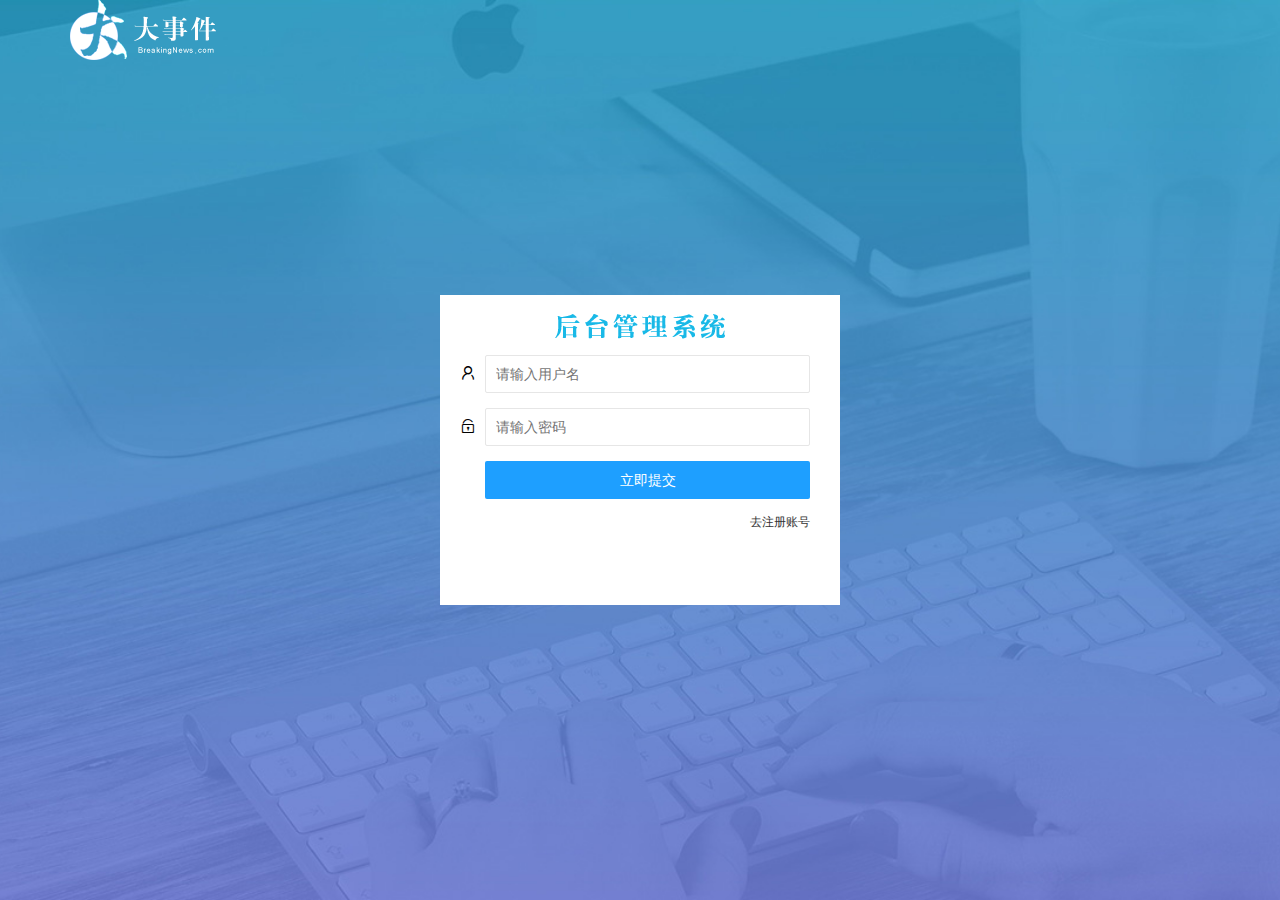
<file: login.html>
<!DOCTYPE html>
<html lang="en">

<head>
    <meta charset="UTF-8">
    <meta http-equiv="X-UA-Compatible" content="IE=edge">
    <meta name="viewport" content="width=device-width, initial-scale=1.0">
    <title>大事件-登录/注册</title>
    <link rel="stylesheet" href="./assets/css/login.css">
    <link rel="stylesheet" href="./assets/lib/layui/css/layui.css">
</head>

<body>
    <!-- logo -->
    <div class="layui-main">
        <img src="./assets/images/logo.png" alt="">
    </div>
    <!-- 登录注册区域 -->
    <div class="loginAndRegBox">
        <div class="title-box">
            <img src="./assets/images/login_title.png" alt="">
        </div>
        <!-- 登录的div -->
        <div class="login-box">
            <form class="layui-form" id="form_login">
                <!-- 用户名 -->
                <div class="layui-form-item">
                    <i class="layui-icon layui-icon-username"></i>
                    <input type="text" name="username" required lay-verify="required" placeholder="请输入用户名"
                        autocomplete="off" class="layui-input">
                </div>
                <!-- 密码 -->
                <div class="layui-form-item">
                    <i class="layui-icon layui-icon-password"></i>
                    <input type="password" name="password" required lay-verify="required|pwd" placeholder="请输入密码"
                        autocomplete="off" class="layui-input">
                </div>
                <!-- 登录按钮 -->
                <div class="layui-form-item">
                    <button class="layui-btn layui-btn-fluid layui-btn-normal" lay-submit>立即提交</button>
                </div>
                <!-- 注册账号链接 -->
                <div class="layui-form-item links">
                    <a href="javascript:;" id="link_reg">去注册账号</a>
                </div>
            </form>
        </div>
        <!-- 注册的div -->
        <div class="reg-box">
            <form class="layui-form" id="form_reg">
                <!-- 用户名 -->
                <div class="layui-form-item">
                    <i class="layui-icon layui-icon-username"></i>
                    <input type="text" name="username" required lay-verify="required" placeholder="请输入用户名"
                        autocomplete="off" class="layui-input">
                </div>
                <!-- 密码 -->
                <div class="layui-form-item">
                    <i class="layui-icon layui-icon-password"></i>
                    <input type="password" name="password" required lay-verify="required|pwd" placeholder="请输入密码"
                        autocomplete="off" class="layui-input">
                </div>
                <!-- 确认密码 -->
                <div class="layui-form-item">
                    <i class="layui-icon layui-icon-password"></i>
                    <input type="password" name="repassword" required lay-verify="required|pwd|repwd"
                        placeholder="再次确认密码" autocomplete="off" class="layui-input">
                </div>
                <!-- 注册按钮 -->
                <div class="layui-form-item">
                    <button class="layui-btn layui-btn-fluid layui-btn-normal" lay-submit>注册</button>
                </div>
                <!-- 登录链接 -->
                <div class="layui-form-item links">
                    <a href="javascript:;" id="link_login">去登录</a>
                </div>
            </form>
        </div>
    </div>

    <!-- 导入JQuery -->
    <script src="./assets/lib/jquery.js"></script>
    <!-- 导入自己封装的baseAPI.js -->
    <script src="./assets/js/baseAPI.js"></script>
    <!-- 导入layui.js -->
    <script src="./assets/lib/layui/layui.all.js"></script>
    <!-- 导入自己的 -->
    <script src="./assets/js/login.js"></script>
</body>

</html>
</file>
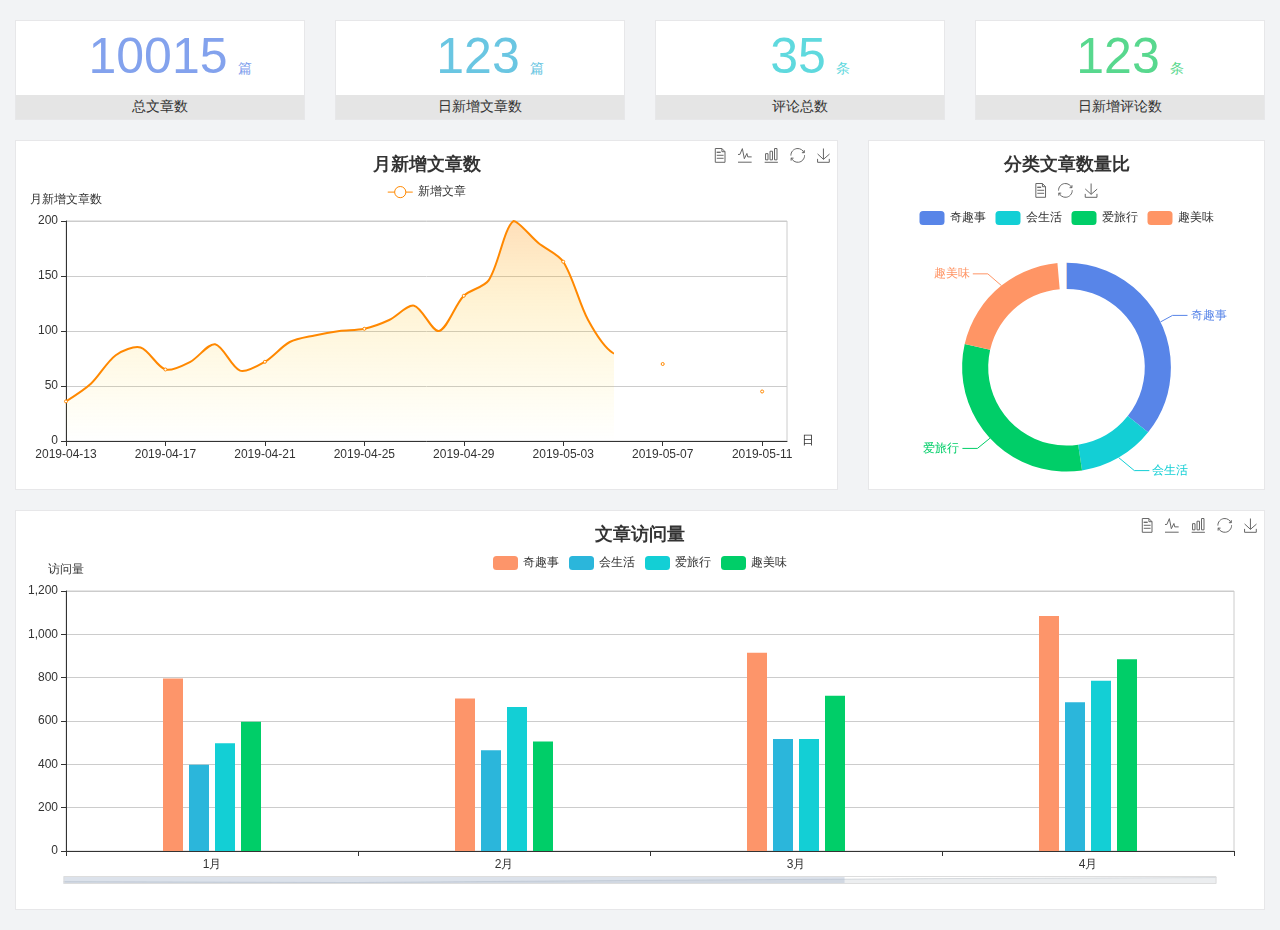
<file: home/dashboard.html>
<!DOCTYPE html>
<html lang="en">

<head>
  <meta charset="UTF-8">
  <meta name="viewport" content="width=device-width, initial-scale=1.0">
  <meta http-equiv="X-UA-Compatible" content="ie=edge">
  <title>图表统计</title>
  <link rel="stylesheet" href="../../assets/lib/bootstrap.css" />
  <link rel="stylesheet" href="../../assets/lib/main.css" />
  <script src="../../assets/lib/jquery.js"></script>
  <script type="text/javascript" src="../../assets/lib/echarts.min.js"></script>
</head>

<body>
  <div class="container-fluid">
    <div class="row spannel_list">
      <div class="col-sm-3 col-xs-6">
        <div class="spannel">
          <em>10015</em><span>篇</span>
          <b>总文章数</b>
        </div>
      </div>
      <div class="col-sm-3 col-xs-6">
        <div class="spannel scolor01">
          <em>123</em><span>篇</span>
          <b>日新增文章数</b>
        </div>
      </div>
      <div class="col-sm-3 col-xs-6">
        <div class="spannel scolor02">
          <em>35</em><span>条</span>
          <b>评论总数</b>
        </div>
      </div>
      <div class="col-sm-3 col-xs-6">
        <div class="spannel scolor03">
          <em>123</em><span>条</span>
          <b>日新增评论数</b>
        </div>
      </div>
    </div>
  </div>

  <div class="container-fluid">
    <div class="row curve-pie">
      <div class="col-lg-8 col-md-8">
        <div class="gragh_pannel" id="curve_show"></div>
      </div>
      <div class="col-lg-4 col-md-4">
        <div class="gragh_pannel" id="pie_show"></div>
      </div>
    </div>
  </div>

  <div class="container-fluid">
    <div class="column_pannel" id="column_show"></div>
  </div>

  <script>
    var oChart = echarts.init(document.getElementById('curve_show'));
    var aList_all = [
      { 'count': 36, 'date': '2019-04-13' },
      { 'count': 52, 'date': '2019-04-14' },
      { 'count': 78, 'date': '2019-04-15' },
      { 'count': 85, 'date': '2019-04-16' },
      { 'count': 65, 'date': '2019-04-17' },
      { 'count': 72, 'date': '2019-04-18' },
      { 'count': 88, 'date': '2019-04-19' },
      { 'count': 64, 'date': '2019-04-20' },
      { 'count': 72, 'date': '2019-04-21' },
      { 'count': 90, 'date': '2019-04-22' },
      { 'count': 96, 'date': '2019-04-23' },
      { 'count': 100, 'date': '2019-04-24' },
      { 'count': 102, 'date': '2019-04-25' },
      { 'count': 110, 'date': '2019-04-26' },
      { 'count': 123, 'date': '2019-04-27' },
      { 'count': 100, 'date': '2019-04-28' },
      { 'count': 132, 'date': '2019-04-29' },
      { 'count': 146, 'date': '2019-04-30' },
      { 'count': 200, 'date': '2019-05-01' },
      { 'count': 180, 'date': '2019-05-02' },
      { 'count': 163, 'date': '2019-05-03' },
      { 'count': 110, 'date': '2019-05-04' },
      { 'count': 80, 'date': '2019-05-05' },
      { 'count': 82, 'date': '2019-05-06' },
      { 'count': 70, 'date': '2019-05-07' },
      { 'count': 65, 'date': '2019-05-08' },
      { 'count': 54, 'date': '2019-05-09' },
      { 'count': 40, 'date': '2019-05-10' },
      { 'count': 45, 'date': '2019-05-11' },
      { 'count': 38, 'date': '2019-05-12' },
    ];

    let aCount = [];
    let aDate = [];

    for (var i = 0; i < aList_all.length; i++) {
      aCount.push(aList_all[i].count);
      aDate.push(aList_all[i].date);
    }

    var chartopt = {
      title: {
        text: '月新增文章数',
        left: 'center',
        top: '10'
      },
      tooltip: {
        trigger: 'axis'
      },
      legend: {
        data: ['新增文章'],
        top: '40'
      },
      toolbox: {
        show: true,
        feature: {
          mark: { show: true },
          dataView: { show: true, readOnly: false },
          magicType: { show: true, type: ['line', 'bar'] },
          restore: { show: true },
          saveAsImage: { show: true }
        }
      },
      calculable: true,
      xAxis: [
        {
          name: '日',
          type: 'category',
          boundaryGap: false,
          data: aDate
        }
      ],
      yAxis: [
        {
          name: '月新增文章数',
          type: 'value'
        }
      ],
      series: [
        {
          name: '新增文章',
          type: 'line',
          smooth: true,
          itemStyle: { normal: { areaStyle: { type: 'default' }, color: '#f80' }, lineStyle: { color: '#f80' } },
          data: aCount
        }],
      areaStyle: {
        normal: {
          color: new echarts.graphic.LinearGradient(0, 0, 0, 1, [{
            offset: 0,
            color: 'rgba(255,136,0,0.39)'
          }, {
            offset: .34,
            color: 'rgba(255,180,0,0.25)'
          }, {
            offset: 1,
            color: 'rgba(255,222,0,0.00)'
          }])

        }
      },
      grid: {
        show: true,
        x: 50,
        x2: 50,
        y: 80,
        height: 220
      }
    };

    oChart.setOption(chartopt);


    var oPie = echarts.init(document.getElementById('pie_show'));
    var oPieopt =
    {
      title: {
        top: 10,
        text: '分类文章数量比',
        x: 'center'
      },
      tooltip: {
        trigger: 'item',
        formatter: "{a} <br/>{b} : {c} ({d}%)"
      },
      color: ['#5885e8', '#13cfd5', '#00ce68', '#ff9565'],
      legend: {
        x: 'center',
        top: 65,
        data: ['奇趣事', '会生活', '爱旅行', '趣美味']
      },
      toolbox: {
        show: true,
        x: 'center',
        top: 35,
        feature: {
          mark: { show: true },
          dataView: { show: true, readOnly: false },
          magicType: {
            show: true,
            type: ['pie', 'funnel'],
            option: {
              funnel: {
                x: '25%',
                width: '50%',
                funnelAlign: 'left',
                max: 1548
              }
            }
          },
          restore: { show: true },
          saveAsImage: { show: true }
        }
      },
      calculable: true,
      series: [
        {
          name: '访问来源',
          type: 'pie',
          radius: ['45%', '60%'],
          center: ['50%', '65%'],
          data: [
            { value: 300, name: '奇趣事' },
            { value: 100, name: '会生活' },
            { value: 260, name: '爱旅行' },
            { value: 180, name: '趣美味' }
          ]
        }
      ]
    };
    oPie.setOption(oPieopt);



    var oColumn = this.echarts.init(document.getElementById('column_show'));
    var oColumnopt =
    {
      title: {
        text: '文章访问量',
        left: 'center',
        top: '10'
      },
      tooltip: {
        trigger: 'axis'
      },
      legend: {
        data: ['奇趣事', '会生活', '爱旅行', '趣美味'],
        top: '40'
      },
      toolbox: {
        show: true,
        feature: {
          mark: { show: true },
          dataView: { show: true, readOnly: false },
          magicType: { show: true, type: ['line', 'bar'] },
          restore: { show: true },
          saveAsImage: { show: true }
        }
      },
      calculable: true,
      xAxis: [
        {
          type: 'category',
          data: ['1月', '2月', '3月', '4月', '5月']
        }
      ],
      yAxis: [
        {
          name: '访问量',
          type: 'value'
        }
      ],
      series: [
        {
          name: '奇趣事',
          type: 'bar',
          barWidth: 20,
          itemStyle: {
            normal: { areaStyle: { type: 'default' }, color: '#fd956a' }
          },
          data: [800, 708, 920, 1090, 1200]
        },
        {
          name: '会生活',
          type: 'bar',
          barWidth: 20,
          itemStyle: {
            normal: { areaStyle: { type: 'default' }, color: '#2bb6db' }
          },
          data: [400, 468, 520, 690, 800]
        },
        {
          name: '爱旅行',
          type: 'bar',
          barWidth: 20,
          itemStyle: {
            normal: { areaStyle: { type: 'default' }, color: '#13cfd5' }
          },
          data: [500, 668, 520, 790, 900]
        },
        {
          name: '趣美味',
          type: 'bar',
          barWidth: 20,
          itemStyle: {
            normal: { areaStyle: { type: 'default' }, color: '#00ce68' }
          },
          data: [600, 508, 720, 890, 1000]
        }
      ],
      grid: {
        show: true,
        x: 50,
        x2: 30,
        y: 80,
        height: 260
      },
      dataZoom: [//给x轴设置滚动条
        {
          start: 0,//默认为0
          end: 100 - 1000 / 31,//默认为100
          type: 'slider',
          show: true,
          xAxisIndex: [0],
          handleSize: 0,//滑动条的 左右2个滑动条的大小
          height: 8,//组件高度
          left: 45, //左边的距离
          right: 50,//右边的距离
          bottom: 26,//右边的距离
          handleColor: '#ddd',//h滑动图标的颜色
          handleStyle: {
            borderColor: "#cacaca",
            borderWidth: "1",
            shadowBlur: 2,
            background: "#ddd",
            shadowColor: "#ddd",
          }
        }]
    };
    oColumn.setOption(oColumnopt);
  </script>
</body>

</html>
</file>
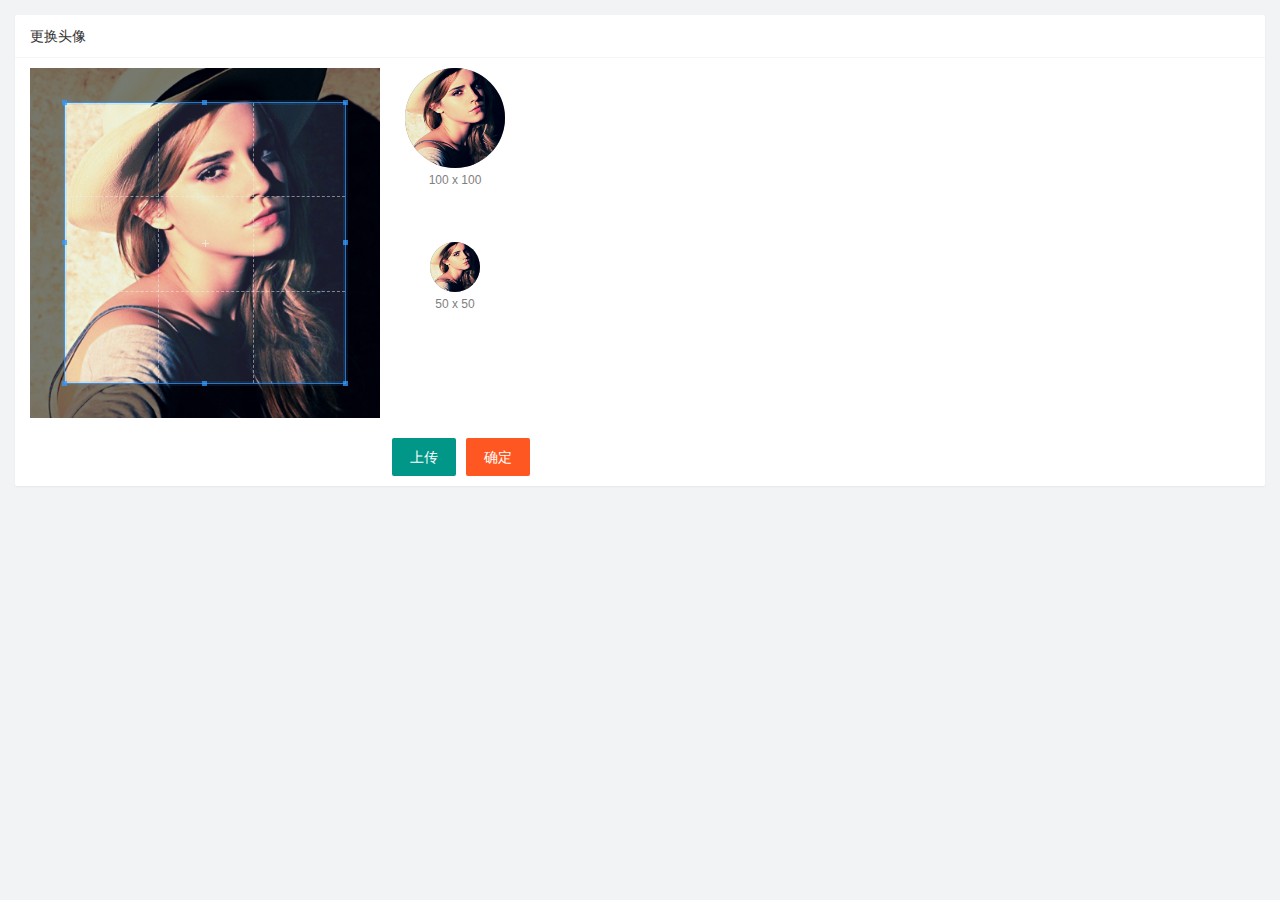
<file: user/user_avatar.html>
<!DOCTYPE html>
<html lang="en">

<head>
    <meta charset="UTF-8">
    <meta http-equiv="X-UA-Compatible" content="IE=edge">
    <meta name="viewport" content="width=device-width, initial-scale=1.0">
    <title>Document</title>
    <!-- 导入 layui 的样式表 -->
    <link rel="stylesheet" href="/assets/lib/layui/css/layui.css" />

    <link rel="stylesheet" href="/assets/lib/cropper/cropper.css" />
    <link rel="stylesheet" href="/assets/css/user/user_avatar.css">
</head>

<body>
    <!-- 卡片区域 -->
    <div class="layui-card">
        <div class="layui-card-header">更换头像</div>
        <div class="layui-card-body">
            <!-- 第一行的图片裁剪和预览区域 -->
            <div class="row1">
                <!-- 图片裁剪区域 -->
                <div class="cropper-box">
                    <!-- 这个 img 标签很重要，将来会把它初始化为裁剪区域 -->
                    <img id="image" src="/assets/images/sample.jpg" />
                </div>
                <!-- 图片的预览区域 -->
                <div class="preview-box">
                    <div>
                        <!-- 宽高为 100px 的预览区域 -->
                        <div class="img-preview w100"></div>
                        <p class="size">100 x 100</p>
                    </div>
                    <div>
                        <!-- 宽高为 50px 的预览区域 -->
                        <div class="img-preview w50"></div>
                        <p class="size">50 x 50</p>
                    </div>
                </div>
            </div>

            <!-- 第二行的按钮区域 -->
            <div class="row2">
                <input type="file" id="file" style="display: none;" accept="image/png/jpeg">
                <button type="button" class="layui-btn" id="upload">上传</button>
                <button type="button" class="layui-btn layui-btn-danger" id="btnUpload">确定</button>
            </div>
        </div>
    </div>
    <script src="/assets/lib/layui/layui.all.js"></script>
    <script src="/assets/lib/jquery.js"></script>
    <script src="/assets/lib/cropper/Cropper.js"></script>
    <script src="/assets/lib/cropper/jquery-cropper.js"></script>
    <script src="/assets/js/baseAPI.js"></script>
    <script src="/assets/js/user/user_avatar.js"></script>
</body>

</html>
</file>
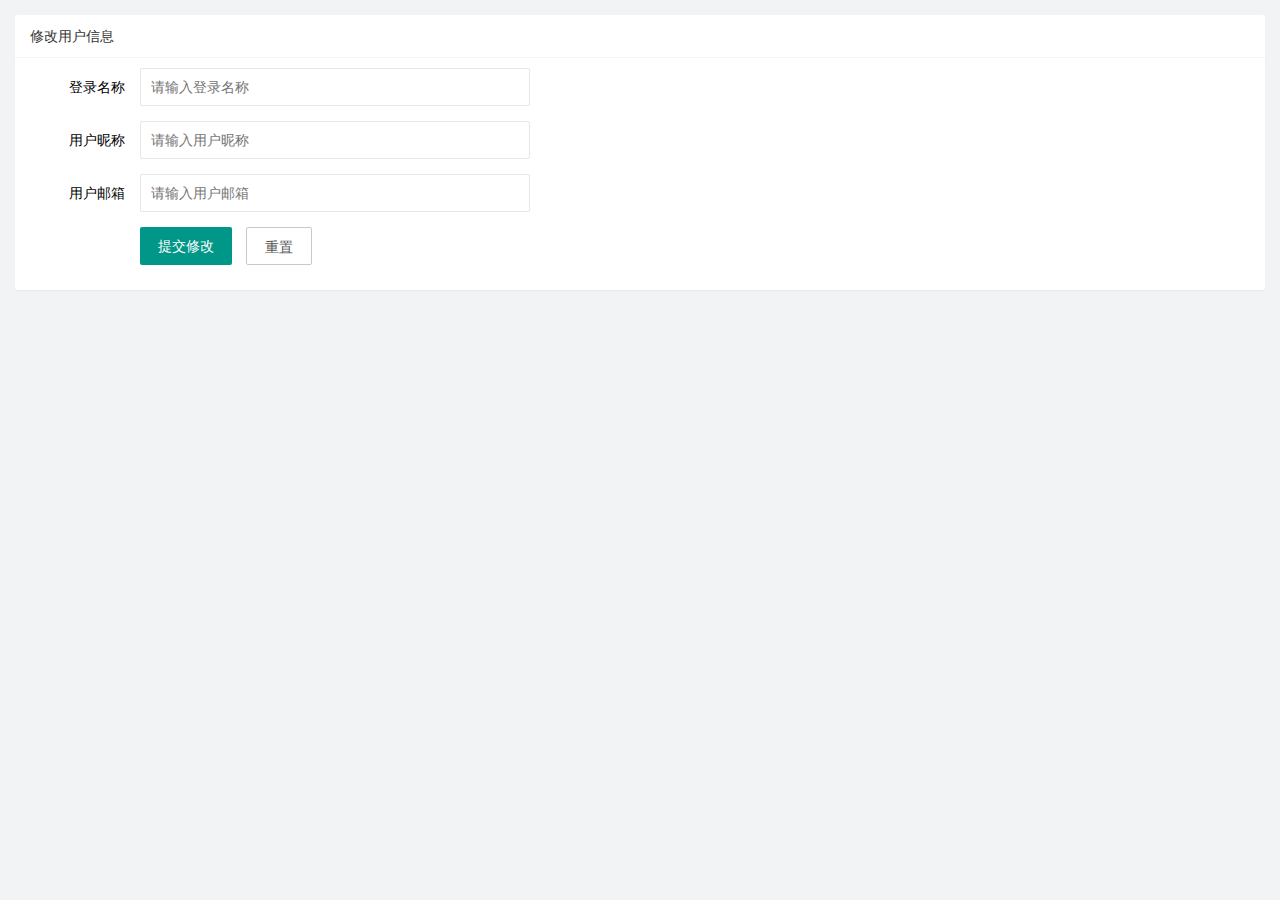
<file: user/user_info.html>
<!DOCTYPE html>
<html lang="en">

<head>
    <meta charset="UTF-8">
    <meta http-equiv="X-UA-Compatible" content="IE=edge">
    <meta name="viewport" content="width=device-width, initial-scale=1.0">
    <title>Document</title>
    <!-- 导入 layui 的样式表 -->
    <link rel="stylesheet" href="/assets/lib/layui/css/layui.css" />
    <link rel="stylesheet" href="/assets/css/user/user_info.css">
</head>

<body>
    <!-- 卡片区域 -->
    <div class="layui-card">
        <div class="layui-card-header">修改用户信息</div>
        <div class="layui-card-body">
            <form class="layui-form" lay-filter="formUserInfo">
                <!-- 这是隐藏域 -->
                <input type="hidden" name="id">
                <div class="layui-form-item">
                    <label class="layui-form-label">登录名称</label>
                    <div class="layui-input-block">
                        <input type="text" name="username" required lay-verify="required" placeholder="请输入登录名称"
                            autocomplete="off" class="layui-input" readonly>
                    </div>
                </div>
                <div class="layui-form-item">
                    <label class="layui-form-label">用户昵称</label>
                    <div class="layui-input-block">
                        <input type="text" name="nickname" required lay-verify="required|nickname" placeholder="请输入用户昵称"
                            autocomplete="off" class="layui-input">
                    </div>
                </div>
                <div class="layui-form-item">
                    <label class="layui-form-label">用户邮箱</label>
                    <div class="layui-input-block">
                        <input type="text" name="email" required lay-verify="required|email" placeholder="请输入用户邮箱"
                            autocomplete="off" class="layui-input">
                    </div>
                </div>

                <div class="layui-form-item">
                    <div class="layui-input-block">
                        <button class="layui-btn" lay-submit lay-filter="formDemo">提交修改</button>
                        <button type="reset" class="layui-btn layui-btn-primary" id="btnRest">重置</button>
                    </div>
                </div>
            </form>
        </div>
    </div>
    <script src="/assets/lib/layui/layui.all.js"></script>
    <script src="/assets/lib/jquery.js"></script>
    <script src="/assets/js/baseAPI.js"></script>
    <script src="/assets/js/user/user_info.js"></script>
</body>

</html>
</file>
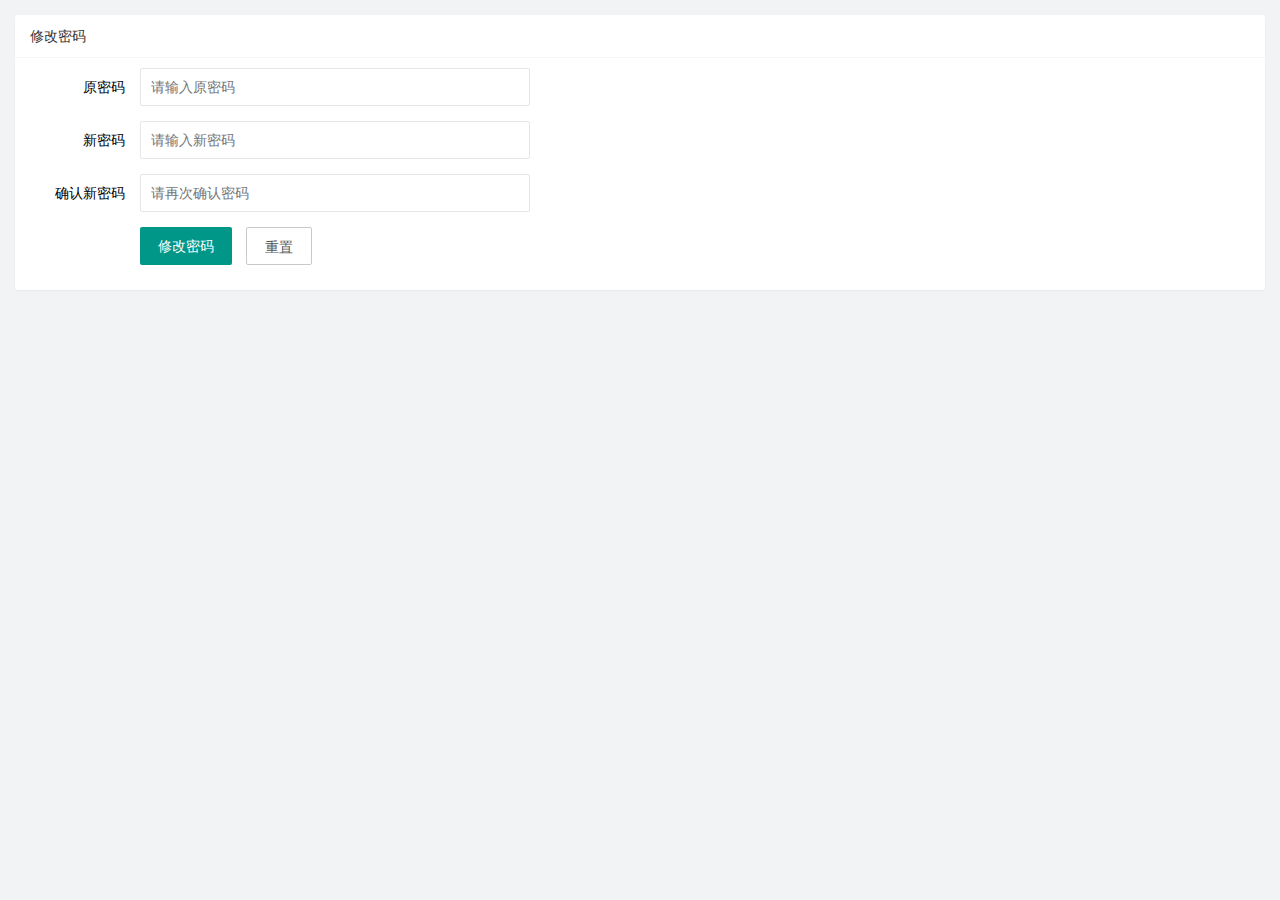
<file: user/user_pwd.html>
<!DOCTYPE html>
<html lang="en">

<head>
    <meta charset="UTF-8">
    <meta http-equiv="X-UA-Compatible" content="IE=edge">
    <meta name="viewport" content="width=device-width, initial-scale=1.0">
    <title>Document</title>
    <!-- 导入 layui 的样式表 -->
    <link rel="stylesheet" href="/assets/lib/layui/css/layui.css" />
    <link rel="stylesheet" href="/assets/css/user/user_pwd.css">
</head>

<body>
    <!-- 卡片区域 -->
    <div class="layui-card">
        <div class="layui-card-header">修改密码</div>
        <div class="layui-card-body">
            <form class="layui-form" lay-filter="formUserInfo">
                <!-- 这是隐藏域 -->
                <input type="hidden" name="id">
                <div class="layui-form-item">
                    <label class="layui-form-label">原密码</label>
                    <div class="layui-input-block">
                        <input type="password" name="oldPwd" required lay-verify="required|pwd" placeholder="请输入原密码"
                            autocomplete="off" class="layui-input">
                    </div>
                </div>
                <div class="layui-form-item">
                    <label class="layui-form-label">新密码</label>
                    <div class="layui-input-block">
                        <input type="password" name="newPwd" required lay-verify="required|pwd|samePwd" placeholder="请输入新密码"
                            autocomplete="off" class="layui-input">
                    </div>
                </div>
                <div class="layui-form-item">
                    <label class="layui-form-label">确认新密码</label>
                    <div class="layui-input-block">
                        <input type="password" name="rePwd" required lay-verify="required|pwd|rePwd" placeholder="请再次确认密码"
                            autocomplete="off" class="layui-input">
                    </div>
                </div>

                <div class="layui-form-item">
                    <div class="layui-input-block">
                        <button class="layui-btn" lay-submit lay-filter="formDemo">修改密码</button>
                        <button type="reset" class="layui-btn layui-btn-primary" id="btnRest">重置</button>
                    </div>
                </div>
            </form>
        </div>
    </div>
    <script src="/assets/lib/layui/layui.all.js"></script>
    <script src="/assets/lib/jquery.js"></script>
    <script src="/assets/js/baseAPI.js"></script>
    <script src="/assets/js/user/user_pwd.js"></script>
</body>

</html>
</file>
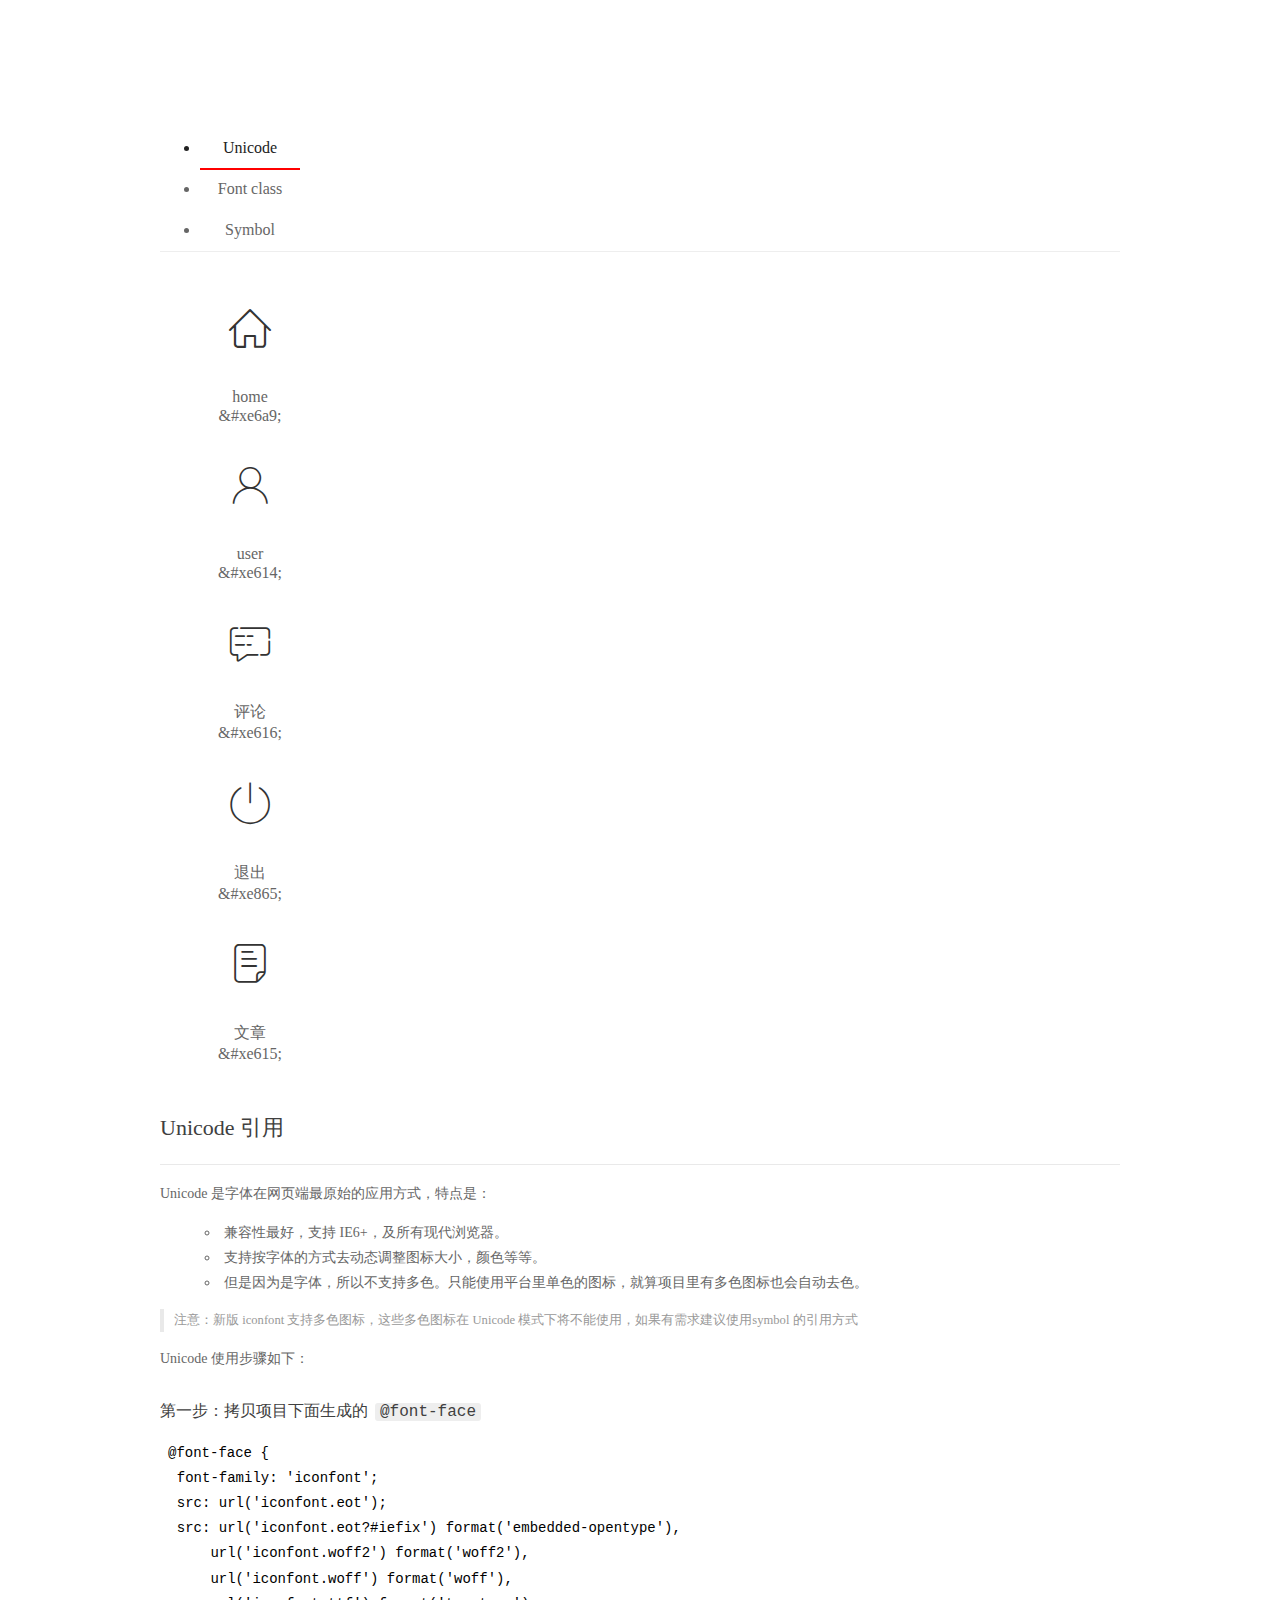
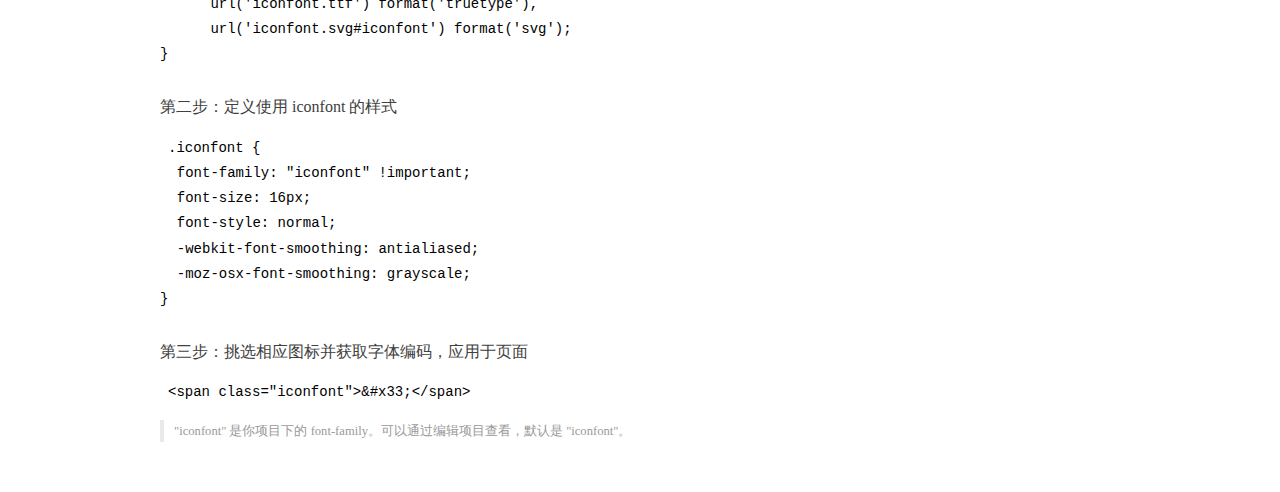
<file: assets/fonts/demo_index.html>
<!DOCTYPE html>
<html>
<head>
  <meta charset="utf-8"/>
  <title>IconFont Demo</title>
  <link rel="shortcut icon" href="https://gtms04.alicdn.com/tps/i4/TB1_oz6GVXXXXaFXpXXJDFnIXXX-64-64.ico" type="image/x-icon"/>
  <link rel="stylesheet" href="https://g.alicdn.com/thx/cube/1.3.2/cube.min.css">
  <link rel="stylesheet" href="demo.css">
  <link rel="stylesheet" href="iconfont.css">
  <script src="iconfont.js"></script>
  <!-- jQuery -->
  <script src="https://a1.alicdn.com/oss/uploads/2018/12/26/7bfddb60-08e8-11e9-9b04-53e73bb6408b.js"></script>
  <!-- 代码高亮 -->
  <script src="https://a1.alicdn.com/oss/uploads/2018/12/26/a3f714d0-08e6-11e9-8a15-ebf944d7534c.js"></script>
</head>
<body>
  <div class="main">
    <h1 class="logo"><a href="https://www.iconfont.cn/" title="iconfont 首页" target="_blank">&#xe86b;</a></h1>
    <div class="nav-tabs">
      <ul id="tabs" class="dib-box">
        <li class="dib active"><span>Unicode</span></li>
        <li class="dib"><span>Font class</span></li>
        <li class="dib"><span>Symbol</span></li>
      </ul>
      
    </div>
    <div class="tab-container">
      <div class="content unicode" style="display: block;">
          <ul class="icon_lists dib-box">
          
            <li class="dib">
              <span class="icon iconfont">&#xe6a9;</span>
                <div class="name">home</div>
                <div class="code-name">&amp;#xe6a9;</div>
              </li>
          
            <li class="dib">
              <span class="icon iconfont">&#xe614;</span>
                <div class="name">user</div>
                <div class="code-name">&amp;#xe614;</div>
              </li>
          
            <li class="dib">
              <span class="icon iconfont">&#xe616;</span>
                <div class="name">评论</div>
                <div class="code-name">&amp;#xe616;</div>
              </li>
          
            <li class="dib">
              <span class="icon iconfont">&#xe865;</span>
                <div class="name">退出</div>
                <div class="code-name">&amp;#xe865;</div>
              </li>
          
            <li class="dib">
              <span class="icon iconfont">&#xe615;</span>
                <div class="name">文章</div>
                <div class="code-name">&amp;#xe615;</div>
              </li>
          
          </ul>
          <div class="article markdown">
          <h2 id="unicode-">Unicode 引用</h2>
          <hr>

          <p>Unicode 是字体在网页端最原始的应用方式，特点是：</p>
          <ul>
            <li>兼容性最好，支持 IE6+，及所有现代浏览器。</li>
            <li>支持按字体的方式去动态调整图标大小，颜色等等。</li>
            <li>但是因为是字体，所以不支持多色。只能使用平台里单色的图标，就算项目里有多色图标也会自动去色。</li>
          </ul>
          <blockquote>
            <p>注意：新版 iconfont 支持多色图标，这些多色图标在 Unicode 模式下将不能使用，如果有需求建议使用symbol 的引用方式</p>
          </blockquote>
          <p>Unicode 使用步骤如下：</p>
          <h3 id="-font-face">第一步：拷贝项目下面生成的 <code>@font-face</code></h3>
<pre><code class="language-css"
>@font-face {
  font-family: 'iconfont';
  src: url('iconfont.eot');
  src: url('iconfont.eot?#iefix') format('embedded-opentype'),
      url('iconfont.woff2') format('woff2'),
      url('iconfont.woff') format('woff'),
      url('iconfont.ttf') format('truetype'),
      url('iconfont.svg#iconfont') format('svg');
}
</code></pre>
          <h3 id="-iconfont-">第二步：定义使用 iconfont 的样式</h3>
<pre><code class="language-css"
>.iconfont {
  font-family: "iconfont" !important;
  font-size: 16px;
  font-style: normal;
  -webkit-font-smoothing: antialiased;
  -moz-osx-font-smoothing: grayscale;
}
</code></pre>
          <h3 id="-">第三步：挑选相应图标并获取字体编码，应用于页面</h3>
<pre>
<code class="language-html"
>&lt;span class="iconfont"&gt;&amp;#x33;&lt;/span&gt;
</code></pre>
          <blockquote>
            <p>"iconfont" 是你项目下的 font-family。可以通过编辑项目查看，默认是 "iconfont"。</p>
          </blockquote>
          </div>
      </div>
      <div class="content font-class">
        <ul class="icon_lists dib-box">
          
          <li class="dib">
            <span class="icon iconfont icon-home"></span>
            <div class="name">
              home
            </div>
            <div class="code-name">.icon-home
            </div>
          </li>
          
          <li class="dib">
            <span class="icon iconfont icon-user"></span>
            <div class="name">
              user
            </div>
            <div class="code-name">.icon-user
            </div>
          </li>
          
          <li class="dib">
            <span class="icon iconfont icon-pinglun"></span>
            <div class="name">
              评论
            </div>
            <div class="code-name">.icon-pinglun
            </div>
          </li>
          
          <li class="dib">
            <span class="icon iconfont icon-tuichu"></span>
            <div class="name">
              退出
            </div>
            <div class="code-name">.icon-tuichu
            </div>
          </li>
          
          <li class="dib">
            <span class="icon iconfont icon-16"></span>
            <div class="name">
              文章
            </div>
            <div class="code-name">.icon-16
            </div>
          </li>
          
        </ul>
        <div class="article markdown">
        <h2 id="font-class-">font-class 引用</h2>
        <hr>

        <p>font-class 是 Unicode 使用方式的一种变种，主要是解决 Unicode 书写不直观，语意不明确的问题。</p>
        <p>与 Unicode 使用方式相比，具有如下特点：</p>
        <ul>
          <li>兼容性良好，支持 IE8+，及所有现代浏览器。</li>
          <li>相比于 Unicode 语意明确，书写更直观。可以很容易分辨这个 icon 是什么。</li>
          <li>因为使用 class 来定义图标，所以当要替换图标时，只需要修改 class 里面的 Unicode 引用。</li>
          <li>不过因为本质上还是使用的字体，所以多色图标还是不支持的。</li>
        </ul>
        <p>使用步骤如下：</p>
        <h3 id="-fontclass-">第一步：引入项目下面生成的 fontclass 代码：</h3>
<pre><code class="language-html">&lt;link rel="stylesheet" href="./iconfont.css"&gt;
</code></pre>
        <h3 id="-">第二步：挑选相应图标并获取类名，应用于页面：</h3>
<pre><code class="language-html">&lt;span class="iconfont icon-xxx"&gt;&lt;/span&gt;
</code></pre>
        <blockquote>
          <p>"
            iconfont" 是你项目下的 font-family。可以通过编辑项目查看，默认是 "iconfont"。</p>
        </blockquote>
      </div>
      </div>
      <div class="content symbol">
          <ul class="icon_lists dib-box">
          
            <li class="dib">
                <svg class="icon svg-icon" aria-hidden="true">
                  <use xlink:href="#icon-home"></use>
                </svg>
                <div class="name">home</div>
                <div class="code-name">#icon-home</div>
            </li>
          
            <li class="dib">
                <svg class="icon svg-icon" aria-hidden="true">
                  <use xlink:href="#icon-user"></use>
                </svg>
                <div class="name">user</div>
                <div class="code-name">#icon-user</div>
            </li>
          
            <li class="dib">
                <svg class="icon svg-icon" aria-hidden="true">
                  <use xlink:href="#icon-pinglun"></use>
                </svg>
                <div class="name">评论</div>
                <div class="code-name">#icon-pinglun</div>
            </li>
          
            <li class="dib">
                <svg class="icon svg-icon" aria-hidden="true">
                  <use xlink:href="#icon-tuichu"></use>
                </svg>
                <div class="name">退出</div>
                <div class="code-name">#icon-tuichu</div>
            </li>
          
            <li class="dib">
                <svg class="icon svg-icon" aria-hidden="true">
                  <use xlink:href="#icon-16"></use>
                </svg>
                <div class="name">文章</div>
                <div class="code-name">#icon-16</div>
            </li>
          
          </ul>
          <div class="article markdown">
          <h2 id="symbol-">Symbol 引用</h2>
          <hr>

          <p>这是一种全新的使用方式，应该说这才是未来的主流，也是平台目前推荐的用法。相关介绍可以参考这篇<a href="">文章</a>
            这种用法其实是做了一个 SVG 的集合，与另外两种相比具有如下特点：</p>
          <ul>
            <li>支持多色图标了，不再受单色限制。</li>
            <li>通过一些技巧，支持像字体那样，通过 <code>font-size</code>, <code>color</code> 来调整样式。</li>
            <li>兼容性较差，支持 IE9+，及现代浏览器。</li>
            <li>浏览器渲染 SVG 的性能一般，还不如 png。</li>
          </ul>
          <p>使用步骤如下：</p>
          <h3 id="-symbol-">第一步：引入项目下面生成的 symbol 代码：</h3>
<pre><code class="language-html">&lt;script src="./iconfont.js"&gt;&lt;/script&gt;
</code></pre>
          <h3 id="-css-">第二步：加入通用 CSS 代码（引入一次就行）：</h3>
<pre><code class="language-html">&lt;style&gt;
.icon {
  width: 1em;
  height: 1em;
  vertical-align: -0.15em;
  fill: currentColor;
  overflow: hidden;
}
&lt;/style&gt;
</code></pre>
          <h3 id="-">第三步：挑选相应图标并获取类名，应用于页面：</h3>
<pre><code class="language-html">&lt;svg class="icon" aria-hidden="true"&gt;
  &lt;use xlink:href="#icon-xxx"&gt;&lt;/use&gt;
&lt;/svg&gt;
</code></pre>
          </div>
      </div>

    </div>
  </div>
  <script>
  $(document).ready(function () {
      $('.tab-container .content:first').show()

      $('#tabs li').click(function (e) {
        var tabContent = $('.tab-container .content')
        var index = $(this).index()

        if ($(this).hasClass('active')) {
          return
        } else {
          $('#tabs li').removeClass('active')
          $(this).addClass('active')

          tabContent.hide().eq(index).fadeIn()
        }
      })
    })
  </script>
</body>
</html>
</file>
<file: assets/css/login.css>
html,body{
    margin: 0;
    padding: 0;
    height: 100%;
    width: 100%;
    background: url(../images/login_bg.jpg) no-repeat center;
    background-size: cover;
}

.loginAndRegBox{
    width: 400px;
    height: 310px;
    background-color: #fff;
    position: absolute;
    left: 50%;
    top: 50%;
    transform: translate(-50%,-50%);
}
.title-box{
    width: 400px;
    height: 60px;
    text-align: center;
    line-height: 60px;
}

.reg-box{
    display: none;
}

.layui-form{
    margin: 0 30px;
}

.links{
    display: flex;
    justify-content: flex-end;
}

.links a{
    font-size: 12px;
}

.layui-form-item{
    position: relative;
    padding-left: 15px;
}

.layui-icon{
    position: absolute;
    left: -10px;
    top: 10px;
}
</file>
<file: assets/lib/layui/css/layui.css>
/** layui-v2.5.5 MIT License By https://www.layui.com */
 .layui-inline,img{display:inline-block;vertical-align:middle}h1,h2,h3,h4,h5,h6{font-weight:400}.layui-edge,.layui-header,.layui-inline,.layui-main{position:relative}.layui-body,.layui-edge,.layui-elip{overflow:hidden}.layui-btn,.layui-edge,.layui-inline,img{vertical-align:middle}.layui-btn,.layui-disabled,.layui-icon,.layui-unselect{-moz-user-select:none;-webkit-user-select:none;-ms-user-select:none}.layui-elip,.layui-form-checkbox span,.layui-form-pane .layui-form-label{text-overflow:ellipsis;white-space:nowrap}.layui-breadcrumb,.layui-tree-btnGroup{visibility:hidden}blockquote,body,button,dd,div,dl,dt,form,h1,h2,h3,h4,h5,h6,input,li,ol,p,pre,td,textarea,th,ul{margin:0;padding:0;-webkit-tap-highlight-color:rgba(0,0,0,0)}a:active,a:hover{outline:0}img{border:none}li{list-style:none}table{border-collapse:collapse;border-spacing:0}h4,h5,h6{font-size:100%}button,input,optgroup,option,select,textarea{font-family:inherit;font-size:inherit;font-style:inherit;font-weight:inherit;outline:0}pre{white-space:pre-wrap;white-space:-moz-pre-wrap;white-space:-pre-wrap;white-space:-o-pre-wrap;word-wrap:break-word}body{line-height:24px;font:14px Helvetica Neue,Helvetica,PingFang SC,Tahoma,Arial,sans-serif}hr{height:1px;margin:10px 0;border:0;clear:both}a{color:#333;text-decoration:none}a:hover{color:#777}a cite{font-style:normal;*cursor:pointer}.layui-border-box,.layui-border-box *{box-sizing:border-box}.layui-box,.layui-box *{box-sizing:content-box}.layui-clear{clear:both;*zoom:1}.layui-clear:after{content:'\20';clear:both;*zoom:1;display:block;height:0}.layui-inline{*display:inline;*zoom:1}.layui-edge{display:inline-block;width:0;height:0;border-width:6px;border-style:dashed;border-color:transparent}.layui-edge-top{top:-4px;border-bottom-color:#999;border-bottom-style:solid}.layui-edge-right{border-left-color:#999;border-left-style:solid}.layui-edge-bottom{top:2px;border-top-color:#999;border-top-style:solid}.layui-edge-left{border-right-color:#999;border-right-style:solid}.layui-disabled,.layui-disabled:hover{color:#d2d2d2!important;cursor:not-allowed!important}.layui-circle{border-radius:100%}.layui-show{display:block!important}.layui-hide{display:none!important}@font-face{font-family:layui-icon;src:url(../font/iconfont.eot?v=250);src:url(../font/iconfont.eot?v=250#iefix) format('embedded-opentype'),url(../font/iconfont.woff2?v=250) format('woff2'),url(../font/iconfont.woff?v=250) format('woff'),url(../font/iconfont.ttf?v=250) format('truetype'),url(../font/iconfont.svg?v=250#layui-icon) format('svg')}.layui-icon{font-family:layui-icon!important;font-size:16px;font-style:normal;-webkit-font-smoothing:antialiased;-moz-osx-font-smoothing:grayscale}.layui-icon-reply-fill:before{content:"\e611"}.layui-icon-set-fill:before{content:"\e614"}.layui-icon-menu-fill:before{content:"\e60f"}.layui-icon-search:before{content:"\e615"}.layui-icon-share:before{content:"\e641"}.layui-icon-set-sm:before{content:"\e620"}.layui-icon-engine:before{content:"\e628"}.layui-icon-close:before{content:"\1006"}.layui-icon-close-fill:before{content:"\1007"}.layui-icon-chart-screen:before{content:"\e629"}.layui-icon-star:before{content:"\e600"}.layui-icon-circle-dot:before{content:"\e617"}.layui-icon-chat:before{content:"\e606"}.layui-icon-release:before{content:"\e609"}.layui-icon-list:before{content:"\e60a"}.layui-icon-chart:before{content:"\e62c"}.layui-icon-ok-circle:before{content:"\1005"}.layui-icon-layim-theme:before{content:"\e61b"}.layui-icon-table:before{content:"\e62d"}.layui-icon-right:before{content:"\e602"}.layui-icon-left:before{content:"\e603"}.layui-icon-cart-simple:before{content:"\e698"}.layui-icon-face-cry:before{content:"\e69c"}.layui-icon-face-smile:before{content:"\e6af"}.layui-icon-survey:before{content:"\e6b2"}.layui-icon-tree:before{content:"\e62e"}.layui-icon-upload-circle:before{content:"\e62f"}.layui-icon-add-circle:before{content:"\e61f"}.layui-icon-download-circle:before{content:"\e601"}.layui-icon-templeate-1:before{content:"\e630"}.layui-icon-util:before{content:"\e631"}.layui-icon-face-surprised:before{content:"\e664"}.layui-icon-edit:before{content:"\e642"}.layui-icon-speaker:before{content:"\e645"}.layui-icon-down:before{content:"\e61a"}.layui-icon-file:before{content:"\e621"}.layui-icon-layouts:before{content:"\e632"}.layui-icon-rate-half:before{content:"\e6c9"}.layui-icon-add-circle-fine:before{content:"\e608"}.layui-icon-prev-circle:before{content:"\e633"}.layui-icon-read:before{content:"\e705"}.layui-icon-404:before{content:"\e61c"}.layui-icon-carousel:before{content:"\e634"}.layui-icon-help:before{content:"\e607"}.layui-icon-code-circle:before{content:"\e635"}.layui-icon-water:before{content:"\e636"}.layui-icon-username:before{content:"\e66f"}.layui-icon-find-fill:before{content:"\e670"}.layui-icon-about:before{content:"\e60b"}.layui-icon-location:before{content:"\e715"}.layui-icon-up:before{content:"\e619"}.layui-icon-pause:before{content:"\e651"}.layui-icon-date:before{content:"\e637"}.layui-icon-layim-uploadfile:before{content:"\e61d"}.layui-icon-delete:before{content:"\e640"}.layui-icon-play:before{content:"\e652"}.layui-icon-top:before{content:"\e604"}.layui-icon-friends:before{content:"\e612"}.layui-icon-refresh-3:before{content:"\e9aa"}.layui-icon-ok:before{content:"\e605"}.layui-icon-layer:before{content:"\e638"}.layui-icon-face-smile-fine:before{content:"\e60c"}.layui-icon-dollar:before{content:"\e659"}.layui-icon-group:before{content:"\e613"}.layui-icon-layim-download:before{content:"\e61e"}.layui-icon-picture-fine:before{content:"\e60d"}.layui-icon-link:before{content:"\e64c"}.layui-icon-diamond:before{content:"\e735"}.layui-icon-log:before{content:"\e60e"}.layui-icon-rate-solid:before{content:"\e67a"}.layui-icon-fonts-del:before{content:"\e64f"}.layui-icon-unlink:before{content:"\e64d"}.layui-icon-fonts-clear:before{content:"\e639"}.layui-icon-triangle-r:before{content:"\e623"}.layui-icon-circle:before{content:"\e63f"}.layui-icon-radio:before{content:"\e643"}.layui-icon-align-center:before{content:"\e647"}.layui-icon-align-right:before{content:"\e648"}.layui-icon-align-left:before{content:"\e649"}.layui-icon-loading-1:before{content:"\e63e"}.layui-icon-return:before{content:"\e65c"}.layui-icon-fonts-strong:before{content:"\e62b"}.layui-icon-upload:before{content:"\e67c"}.layui-icon-dialogue:before{content:"\e63a"}.layui-icon-video:before{content:"\e6ed"}.layui-icon-headset:before{content:"\e6fc"}.layui-icon-cellphone-fine:before{content:"\e63b"}.layui-icon-add-1:before{content:"\e654"}.layui-icon-face-smile-b:before{content:"\e650"}.layui-icon-fonts-html:before{content:"\e64b"}.layui-icon-form:before{content:"\e63c"}.layui-icon-cart:before{content:"\e657"}.layui-icon-camera-fill:before{content:"\e65d"}.layui-icon-tabs:before{content:"\e62a"}.layui-icon-fonts-code:before{content:"\e64e"}.layui-icon-fire:before{content:"\e756"}.layui-icon-set:before{content:"\e716"}.layui-icon-fonts-u:before{content:"\e646"}.layui-icon-triangle-d:before{content:"\e625"}.layui-icon-tips:before{content:"\e702"}.layui-icon-picture:before{content:"\e64a"}.layui-icon-more-vertical:before{content:"\e671"}.layui-icon-flag:before{content:"\e66c"}.layui-icon-loading:before{content:"\e63d"}.layui-icon-fonts-i:before{content:"\e644"}.layui-icon-refresh-1:before{content:"\e666"}.layui-icon-rmb:before{content:"\e65e"}.layui-icon-home:before{content:"\e68e"}.layui-icon-user:before{content:"\e770"}.layui-icon-notice:before{content:"\e667"}.layui-icon-login-weibo:before{content:"\e675"}.layui-icon-voice:before{content:"\e688"}.layui-icon-upload-drag:before{content:"\e681"}.layui-icon-login-qq:before{content:"\e676"}.layui-icon-snowflake:before{content:"\e6b1"}.layui-icon-file-b:before{content:"\e655"}.layui-icon-template:before{content:"\e663"}.layui-icon-auz:before{content:"\e672"}.layui-icon-console:before{content:"\e665"}.layui-icon-app:before{content:"\e653"}.layui-icon-prev:before{content:"\e65a"}.layui-icon-website:before{content:"\e7ae"}.layui-icon-next:before{content:"\e65b"}.layui-icon-component:before{content:"\e857"}.layui-icon-more:before{content:"\e65f"}.layui-icon-login-wechat:before{content:"\e677"}.layui-icon-shrink-right:before{content:"\e668"}.layui-icon-spread-left:before{content:"\e66b"}.layui-icon-camera:before{content:"\e660"}.layui-icon-note:before{content:"\e66e"}.layui-icon-refresh:before{content:"\e669"}.layui-icon-female:before{content:"\e661"}.layui-icon-male:before{content:"\e662"}.layui-icon-password:before{content:"\e673"}.layui-icon-senior:before{content:"\e674"}.layui-icon-theme:before{content:"\e66a"}.layui-icon-tread:before{content:"\e6c5"}.layui-icon-praise:before{content:"\e6c6"}.layui-icon-star-fill:before{content:"\e658"}.layui-icon-rate:before{content:"\e67b"}.layui-icon-template-1:before{content:"\e656"}.layui-icon-vercode:before{content:"\e679"}.layui-icon-cellphone:before{content:"\e678"}.layui-icon-screen-full:before{content:"\e622"}.layui-icon-screen-restore:before{content:"\e758"}.layui-icon-cols:before{content:"\e610"}.layui-icon-export:before{content:"\e67d"}.layui-icon-print:before{content:"\e66d"}.layui-icon-slider:before{content:"\e714"}.layui-icon-addition:before{content:"\e624"}.layui-icon-subtraction:before{content:"\e67e"}.layui-icon-service:before{content:"\e626"}.layui-icon-transfer:before{content:"\e691"}.layui-main{width:1140px;margin:0 auto}.layui-header{z-index:1000;height:60px}.layui-header a:hover{transition:all .5s;-webkit-transition:all .5s}.layui-side{position:fixed;left:0;top:0;bottom:0;z-index:999;width:200px;overflow-x:hidden}.layui-side-scroll{position:relative;width:220px;height:100%;overflow-x:hidden}.layui-body{position:absolute;left:200px;right:0;top:0;bottom:0;z-index:998;width:auto;overflow-y:auto;box-sizing:border-box}.layui-layout-body{overflow:hidden}.layui-layout-admin .layui-header{background-color:#23262E}.layui-layout-admin .layui-side{top:60px;width:200px;overflow-x:hidden}.layui-layout-admin .layui-body{position:fixed;top:60px;bottom:44px}.layui-layout-admin .layui-main{width:auto;margin:0 15px}.layui-layout-admin .layui-footer{position:fixed;left:200px;right:0;bottom:0;height:44px;line-height:44px;padding:0 15px;background-color:#eee}.layui-layout-admin .layui-logo{position:absolute;left:0;top:0;width:200px;height:100%;line-height:60px;text-align:center;color:#009688;font-size:16px}.layui-layout-admin .layui-header .layui-nav{background:0 0}.layui-layout-left{position:absolute!important;left:200px;top:0}.layui-layout-right{position:absolute!important;right:0;top:0}.layui-container{position:relative;margin:0 auto;padding:0 15px;box-sizing:border-box}.layui-fluid{position:relative;margin:0 auto;padding:0 15px}.layui-row:after,.layui-row:before{content:'';display:block;clear:both}.layui-col-lg1,.layui-col-lg10,.layui-col-lg11,.layui-col-lg12,.layui-col-lg2,.layui-col-lg3,.layui-col-lg4,.layui-col-lg5,.layui-col-lg6,.layui-col-lg7,.layui-col-lg8,.layui-col-lg9,.layui-col-md1,.layui-col-md10,.layui-col-md11,.layui-col-md12,.layui-col-md2,.layui-col-md3,.layui-col-md4,.layui-col-md5,.layui-col-md6,.layui-col-md7,.layui-col-md8,.layui-col-md9,.layui-col-sm1,.layui-col-sm10,.layui-col-sm11,.layui-col-sm12,.layui-col-sm2,.layui-col-sm3,.layui-col-sm4,.layui-col-sm5,.layui-col-sm6,.layui-col-sm7,.layui-col-sm8,.layui-col-sm9,.layui-col-xs1,.layui-col-xs10,.layui-col-xs11,.layui-col-xs12,.layui-col-xs2,.layui-col-xs3,.layui-col-xs4,.layui-col-xs5,.layui-col-xs6,.layui-col-xs7,.layui-col-xs8,.layui-col-xs9{position:relative;display:block;box-sizing:border-box}.layui-col-xs1,.layui-col-xs10,.layui-col-xs11,.layui-col-xs12,.layui-col-xs2,.layui-col-xs3,.layui-col-xs4,.layui-col-xs5,.layui-col-xs6,.layui-col-xs7,.layui-col-xs8,.layui-col-xs9{float:left}.layui-col-xs1{width:8.33333333%}.layui-col-xs2{width:16.66666667%}.layui-col-xs3{width:25%}.layui-col-xs4{width:33.33333333%}.layui-col-xs5{width:41.66666667%}.layui-col-xs6{width:50%}.layui-col-xs7{width:58.33333333%}.layui-col-xs8{width:66.66666667%}.layui-col-xs9{width:75%}.layui-col-xs10{width:83.33333333%}.layui-col-xs11{width:91.66666667%}.layui-col-xs12{width:100%}.layui-col-xs-offset1{margin-left:8.33333333%}.layui-col-xs-offset2{margin-left:16.66666667%}.layui-col-xs-offset3{margin-left:25%}.layui-col-xs-offset4{margin-left:33.33333333%}.layui-col-xs-offset5{margin-left:41.66666667%}.layui-col-xs-offset6{margin-left:50%}.layui-col-xs-offset7{margin-left:58.33333333%}.layui-col-xs-offset8{margin-left:66.66666667%}.layui-col-xs-offset9{margin-left:75%}.layui-col-xs-offset10{margin-left:83.33333333%}.layui-col-xs-offset11{margin-left:91.66666667%}.layui-col-xs-offset12{margin-left:100%}@media screen and (max-width:768px){.layui-hide-xs{display:none!important}.layui-show-xs-block{display:block!important}.layui-show-xs-inline{display:inline!important}.layui-show-xs-inline-block{display:inline-block!important}}@media screen and (min-width:768px){.layui-container{width:750px}.layui-hide-sm{display:none!important}.layui-show-sm-block{display:block!important}.layui-show-sm-inline{display:inline!important}.layui-show-sm-inline-block{display:inline-block!important}.layui-col-sm1,.layui-col-sm10,.layui-col-sm11,.layui-col-sm12,.layui-col-sm2,.layui-col-sm3,.layui-col-sm4,.layui-col-sm5,.layui-col-sm6,.layui-col-sm7,.layui-col-sm8,.layui-col-sm9{float:left}.layui-col-sm1{width:8.33333333%}.layui-col-sm2{width:16.66666667%}.layui-col-sm3{width:25%}.layui-col-sm4{width:33.33333333%}.layui-col-sm5{width:41.66666667%}.layui-col-sm6{width:50%}.layui-col-sm7{width:58.33333333%}.layui-col-sm8{width:66.66666667%}.layui-col-sm9{width:75%}.layui-col-sm10{width:83.33333333%}.layui-col-sm11{width:91.66666667%}.layui-col-sm12{width:100%}.layui-col-sm-offset1{margin-left:8.33333333%}.layui-col-sm-offset2{margin-left:16.66666667%}.layui-col-sm-offset3{margin-left:25%}.layui-col-sm-offset4{margin-left:33.33333333%}.layui-col-sm-offset5{margin-left:41.66666667%}.layui-col-sm-offset6{margin-left:50%}.layui-col-sm-offset7{margin-left:58.33333333%}.layui-col-sm-offset8{margin-left:66.66666667%}.layui-col-sm-offset9{margin-left:75%}.layui-col-sm-offset10{margin-left:83.33333333%}.layui-col-sm-offset11{margin-left:91.66666667%}.layui-col-sm-offset12{margin-left:100%}}@media screen and (min-width:992px){.layui-container{width:970px}.layui-hide-md{display:none!important}.layui-show-md-block{display:block!important}.layui-show-md-inline{display:inline!important}.layui-show-md-inline-block{display:inline-block!important}.layui-col-md1,.layui-col-md10,.layui-col-md11,.layui-col-md12,.layui-col-md2,.layui-col-md3,.layui-col-md4,.layui-col-md5,.layui-col-md6,.layui-col-md7,.layui-col-md8,.layui-col-md9{float:left}.layui-col-md1{width:8.33333333%}.layui-col-md2{width:16.66666667%}.layui-col-md3{width:25%}.layui-col-md4{width:33.33333333%}.layui-col-md5{width:41.66666667%}.layui-col-md6{width:50%}.layui-col-md7{width:58.33333333%}.layui-col-md8{width:66.66666667%}.layui-col-md9{width:75%}.layui-col-md10{width:83.33333333%}.layui-col-md11{width:91.66666667%}.layui-col-md12{width:100%}.layui-col-md-offset1{margin-left:8.33333333%}.layui-col-md-offset2{margin-left:16.66666667%}.layui-col-md-offset3{margin-left:25%}.layui-col-md-offset4{margin-left:33.33333333%}.layui-col-md-offset5{margin-left:41.66666667%}.layui-col-md-offset6{margin-left:50%}.layui-col-md-offset7{margin-left:58.33333333%}.layui-col-md-offset8{margin-left:66.66666667%}.layui-col-md-offset9{margin-left:75%}.layui-col-md-offset10{margin-left:83.33333333%}.layui-col-md-offset11{margin-left:91.66666667%}.layui-col-md-offset12{margin-left:100%}}@media screen and (min-width:1200px){.layui-container{width:1170px}.layui-hide-lg{display:none!important}.layui-show-lg-block{display:block!important}.layui-show-lg-inline{display:inline!important}.layui-show-lg-inline-block{display:inline-block!important}.layui-col-lg1,.layui-col-lg10,.layui-col-lg11,.layui-col-lg12,.layui-col-lg2,.layui-col-lg3,.layui-col-lg4,.layui-col-lg5,.layui-col-lg6,.layui-col-lg7,.layui-col-lg8,.layui-col-lg9{float:left}.layui-col-lg1{width:8.33333333%}.layui-col-lg2{width:16.66666667%}.layui-col-lg3{width:25%}.layui-col-lg4{width:33.33333333%}.layui-col-lg5{width:41.66666667%}.layui-col-lg6{width:50%}.layui-col-lg7{width:58.33333333%}.layui-col-lg8{width:66.66666667%}.layui-col-lg9{width:75%}.layui-col-lg10{width:83.33333333%}.layui-col-lg11{width:91.66666667%}.layui-col-lg12{width:100%}.layui-col-lg-offset1{margin-left:8.33333333%}.layui-col-lg-offset2{margin-left:16.66666667%}.layui-col-lg-offset3{margin-left:25%}.layui-col-lg-offset4{margin-left:33.33333333%}.layui-col-lg-offset5{margin-left:41.66666667%}.layui-col-lg-offset6{margin-left:50%}.layui-col-lg-offset7{margin-left:58.33333333%}.layui-col-lg-offset8{margin-left:66.66666667%}.layui-col-lg-offset9{margin-left:75%}.layui-col-lg-offset10{margin-left:83.33333333%}.layui-col-lg-offset11{margin-left:91.66666667%}.layui-col-lg-offset12{margin-left:100%}}.layui-col-space1{margin:-.5px}.layui-col-space1>*{padding:.5px}.layui-col-space3{margin:-1.5px}.layui-col-space3>*{padding:1.5px}.layui-col-space5{margin:-2.5px}.layui-col-space5>*{padding:2.5px}.layui-col-space8{margin:-3.5px}.layui-col-space8>*{padding:3.5px}.layui-col-space10{margin:-5px}.layui-col-space10>*{padding:5px}.layui-col-space12{margin:-6px}.layui-col-space12>*{padding:6px}.layui-col-space15{margin:-7.5px}.layui-col-space15>*{padding:7.5px}.layui-col-space18{margin:-9px}.layui-col-space18>*{padding:9px}.layui-col-space20{margin:-10px}.layui-col-space20>*{padding:10px}.layui-col-space22{margin:-11px}.layui-col-space22>*{padding:11px}.layui-col-space25{margin:-12.5px}.layui-col-space25>*{padding:12.5px}.layui-col-space30{margin:-15px}.layui-col-space30>*{padding:15px}.layui-btn,.layui-input,.layui-select,.layui-textarea,.layui-upload-button{outline:0;-webkit-appearance:none;transition:all .3s;-webkit-transition:all .3s;box-sizing:border-box}.layui-elem-quote{margin-bottom:10px;padding:15px;line-height:22px;border-left:5px solid #009688;border-radius:0 2px 2px 0;background-color:#f2f2f2}.layui-quote-nm{border-style:solid;border-width:1px 1px 1px 5px;background:0 0}.layui-elem-field{margin-bottom:10px;padding:0;border-width:1px;border-style:solid}.layui-elem-field legend{margin-left:20px;padding:0 10px;font-size:20px;font-weight:300}.layui-field-title{margin:10px 0 20px;border-width:1px 0 0}.layui-field-box{padding:10px 15px}.layui-field-title .layui-field-box{padding:10px 0}.layui-progress{position:relative;height:6px;border-radius:20px;background-color:#e2e2e2}.layui-progress-bar{position:absolute;left:0;top:0;width:0;max-width:100%;height:6px;border-radius:20px;text-align:right;background-color:#5FB878;transition:all .3s;-webkit-transition:all .3s}.layui-progress-big,.layui-progress-big .layui-progress-bar{height:18px;line-height:18px}.layui-progress-text{position:relative;top:-20px;line-height:18px;font-size:12px;color:#666}.layui-progress-big .layui-progress-text{position:static;padding:0 10px;color:#fff}.layui-collapse{border-width:1px;border-style:solid;border-radius:2px}.layui-colla-content,.layui-colla-item{border-top-width:1px;border-top-style:solid}.layui-colla-item:first-child{border-top:none}.layui-colla-title{position:relative;height:42px;line-height:42px;padding:0 15px 0 35px;color:#333;background-color:#f2f2f2;cursor:pointer;font-size:14px;overflow:hidden}.layui-colla-content{display:none;padding:10px 15px;line-height:22px;color:#666}.layui-colla-icon{position:absolute;left:15px;top:0;font-size:14px}.layui-card{margin-bottom:15px;border-radius:2px;background-color:#fff;box-shadow:0 1px 2px 0 rgba(0,0,0,.05)}.layui-card:last-child{margin-bottom:0}.layui-card-header{position:relative;height:42px;line-height:42px;padding:0 15px;border-bottom:1px solid #f6f6f6;color:#333;border-radius:2px 2px 0 0;font-size:14px}.layui-bg-black,.layui-bg-blue,.layui-bg-cyan,.layui-bg-green,.layui-bg-orange,.layui-bg-red{color:#fff!important}.layui-card-body{position:relative;padding:10px 15px;line-height:24px}.layui-card-body[pad15]{padding:15px}.layui-card-body[pad20]{padding:20px}.layui-card-body .layui-table{margin:5px 0}.layui-card .layui-tab{margin:0}.layui-panel-window{position:relative;padding:15px;border-radius:0;border-top:5px solid #E6E6E6;background-color:#fff}.layui-auxiliar-moving{position:fixed;left:0;right:0;top:0;bottom:0;width:100%;height:100%;background:0 0;z-index:9999999999}.layui-form-label,.layui-form-mid,.layui-form-select,.layui-input-block,.layui-input-inline,.layui-textarea{position:relative}.layui-bg-red{background-color:#FF5722!important}.layui-bg-orange{background-color:#FFB800!important}.layui-bg-green{background-color:#009688!important}.layui-bg-cyan{background-color:#2F4056!important}.layui-bg-blue{background-color:#1E9FFF!important}.layui-bg-black{background-color:#393D49!important}.layui-bg-gray{background-color:#eee!important;color:#666!important}.layui-badge-rim,.layui-colla-content,.layui-colla-item,.layui-collapse,.layui-elem-field,.layui-form-pane .layui-form-item[pane],.layui-form-pane .layui-form-label,.layui-input,.layui-layedit,.layui-layedit-tool,.layui-quote-nm,.layui-select,.layui-tab-bar,.layui-tab-card,.layui-tab-title,.layui-tab-title .layui-this:after,.layui-textarea{border-color:#e6e6e6}.layui-timeline-item:before,hr{background-color:#e6e6e6}.layui-text{line-height:22px;font-size:14px;color:#666}.layui-text h1,.layui-text h2,.layui-text h3{font-weight:500;color:#333}.layui-text h1{font-size:30px}.layui-text h2{font-size:24px}.layui-text h3{font-size:18px}.layui-text a:not(.layui-btn){color:#01AAED}.layui-text a:not(.layui-btn):hover{text-decoration:underline}.layui-text ul{padding:5px 0 5px 15px}.layui-text ul li{margin-top:5px;list-style-type:disc}.layui-text em,.layui-word-aux{color:#999!important;padding:0 5px!important}.layui-btn{display:inline-block;height:38px;line-height:38px;padding:0 18px;background-color:#009688;color:#fff;white-space:nowrap;text-align:center;font-size:14px;border:none;border-radius:2px;cursor:pointer}.layui-btn:hover{opacity:.8;filter:alpha(opacity=80);color:#fff}.layui-btn:active{opacity:1;filter:alpha(opacity=100)}.layui-btn+.layui-btn{margin-left:10px}.layui-btn-container{font-size:0}.layui-btn-container .layui-btn{margin-right:10px;margin-bottom:10px}.layui-btn-container .layui-btn+.layui-btn{margin-left:0}.layui-table .layui-btn-container .layui-btn{margin-bottom:9px}.layui-btn-radius{border-radius:100px}.layui-btn .layui-icon{margin-right:3px;font-size:18px;vertical-align:bottom;vertical-align:middle\9}.layui-btn-primary{border:1px solid #C9C9C9;background-color:#fff;color:#555}.layui-btn-primary:hover{border-color:#009688;color:#333}.layui-btn-normal{background-color:#1E9FFF}.layui-btn-warm{background-color:#FFB800}.layui-btn-danger{background-color:#FF5722}.layui-btn-checked{background-color:#5FB878}.layui-btn-disabled,.layui-btn-disabled:active,.layui-btn-disabled:hover{border:1px solid #e6e6e6;background-color:#FBFBFB;color:#C9C9C9;cursor:not-allowed;opacity:1}.layui-btn-lg{height:44px;line-height:44px;padding:0 25px;font-size:16px}.layui-btn-sm{height:30px;line-height:30px;padding:0 10px;font-size:12px}.layui-btn-sm i{font-size:16px!important}.layui-btn-xs{height:22px;line-height:22px;padding:0 5px;font-size:12px}.layui-btn-xs i{font-size:14px!important}.layui-btn-group{display:inline-block;vertical-align:middle;font-size:0}.layui-btn-group .layui-btn{margin-left:0!important;margin-right:0!important;border-left:1px solid rgba(255,255,255,.5);border-radius:0}.layui-btn-group .layui-btn-primary{border-left:none}.layui-btn-group .layui-btn-primary:hover{border-color:#C9C9C9;color:#009688}.layui-btn-group .layui-btn:first-child{border-left:none;border-radius:2px 0 0 2px}.layui-btn-group .layui-btn-primary:first-child{border-left:1px solid #c9c9c9}.layui-btn-group .layui-btn:last-child{border-radius:0 2px 2px 0}.layui-btn-group .layui-btn+.layui-btn{margin-left:0}.layui-btn-group+.layui-btn-group{margin-left:10px}.layui-btn-fluid{width:100%}.layui-input,.layui-select,.layui-textarea{height:38px;line-height:1.3;line-height:38px\9;border-width:1px;border-style:solid;background-color:#fff;border-radius:2px}.layui-input::-webkit-input-placeholder,.layui-select::-webkit-input-placeholder,.layui-textarea::-webkit-input-placeholder{line-height:1.3}.layui-input,.layui-textarea{display:block;width:100%;padding-left:10px}.layui-input:hover,.layui-textarea:hover{border-color:#D2D2D2!important}.layui-input:focus,.layui-textarea:focus{border-color:#C9C9C9!important}.layui-textarea{min-height:100px;height:auto;line-height:20px;padding:6px 10px;resize:vertical}.layui-select{padding:0 10px}.layui-form input[type=checkbox],.layui-form input[type=radio],.layui-form select{display:none}.layui-form [lay-ignore]{display:initial}.layui-form-item{margin-bottom:15px;clear:both;*zoom:1}.layui-form-item:after{content:'\20';clear:both;*zoom:1;display:block;height:0}.layui-form-label{float:left;display:block;padding:9px 15px;width:80px;font-weight:400;line-height:20px;text-align:right}.layui-form-label-col{display:block;float:none;padding:9px 0;line-height:20px;text-align:left}.layui-form-item .layui-inline{margin-bottom:5px;margin-right:10px}.layui-input-block{margin-left:110px;min-height:36px}.layui-input-inline{display:inline-block;vertical-align:middle}.layui-form-item .layui-input-inline{float:left;width:190px;margin-right:10px}.layui-form-text .layui-input-inline{width:auto}.layui-form-mid{float:left;display:block;padding:9px 0!important;line-height:20px;margin-right:10px}.layui-form-danger+.layui-form-select .layui-input,.layui-form-danger:focus{border-color:#FF5722!important}.layui-form-select .layui-input{padding-right:30px;cursor:pointer}.layui-form-select .layui-edge{position:absolute;right:10px;top:50%;margin-top:-3px;cursor:pointer;border-width:6px;border-top-color:#c2c2c2;border-top-style:solid;transition:all .3s;-webkit-transition:all .3s}.layui-form-select dl{display:none;position:absolute;left:0;top:42px;padding:5px 0;z-index:899;min-width:100%;border:1px solid #d2d2d2;max-height:300px;overflow-y:auto;background-color:#fff;border-radius:2px;box-shadow:0 2px 4px rgba(0,0,0,.12);box-sizing:border-box}.layui-form-select dl dd,.layui-form-select dl dt{padding:0 10px;line-height:36px;white-space:nowrap;overflow:hidden;text-overflow:ellipsis}.layui-form-select dl dt{font-size:12px;color:#999}.layui-form-select dl dd{cursor:pointer}.layui-form-select dl dd:hover{background-color:#f2f2f2;-webkit-transition:.5s all;transition:.5s all}.layui-form-select .layui-select-group dd{padding-left:20px}.layui-form-select dl dd.layui-select-tips{padding-left:10px!important;color:#999}.layui-form-select dl dd.layui-this{background-color:#5FB878;color:#fff}.layui-form-checkbox,.layui-form-select dl dd.layui-disabled{background-color:#fff}.layui-form-selected dl{display:block}.layui-form-checkbox,.layui-form-checkbox *,.layui-form-switch{display:inline-block;vertical-align:middle}.layui-form-selected .layui-edge{margin-top:-9px;-webkit-transform:rotate(180deg);transform:rotate(180deg);margin-top:-3px\9}:root .layui-form-selected .layui-edge{margin-top:-9px\0/IE9}.layui-form-selectup dl{top:auto;bottom:42px}.layui-select-none{margin:5px 0;text-align:center;color:#999}.layui-select-disabled .layui-disabled{border-color:#eee!important}.layui-select-disabled .layui-edge{border-top-color:#d2d2d2}.layui-form-checkbox{position:relative;height:30px;line-height:30px;margin-right:10px;padding-right:30px;cursor:pointer;font-size:0;-webkit-transition:.1s linear;transition:.1s linear;box-sizing:border-box}.layui-form-checkbox span{padding:0 10px;height:100%;font-size:14px;border-radius:2px 0 0 2px;background-color:#d2d2d2;color:#fff;overflow:hidden}.layui-form-checkbox:hover span{background-color:#c2c2c2}.layui-form-checkbox i{position:absolute;right:0;top:0;width:30px;height:28px;border:1px solid #d2d2d2;border-left:none;border-radius:0 2px 2px 0;color:#fff;font-size:20px;text-align:center}.layui-form-checkbox:hover i{border-color:#c2c2c2;color:#c2c2c2}.layui-form-checked,.layui-form-checked:hover{border-color:#5FB878}.layui-form-checked span,.layui-form-checked:hover span{background-color:#5FB878}.layui-form-checked i,.layui-form-checked:hover i{color:#5FB878}.layui-form-item .layui-form-checkbox{margin-top:4px}.layui-form-checkbox[lay-skin=primary]{height:auto!important;line-height:normal!important;min-width:18px;min-height:18px;border:none!important;margin-right:0;padding-left:28px;padding-right:0;background:0 0}.layui-form-checkbox[lay-skin=primary] span{padding-left:0;padding-right:15px;line-height:18px;background:0 0;color:#666}.layui-form-checkbox[lay-skin=primary] i{right:auto;left:0;width:16px;height:16px;line-height:16px;border:1px solid #d2d2d2;font-size:12px;border-radius:2px;background-color:#fff;-webkit-transition:.1s linear;transition:.1s linear}.layui-form-checkbox[lay-skin=primary]:hover i{border-color:#5FB878;color:#fff}.layui-form-checked[lay-skin=primary] i{border-color:#5FB878!important;background-color:#5FB878;color:#fff}.layui-checkbox-disbaled[lay-skin=primary] span{background:0 0!important;color:#c2c2c2}.layui-checkbox-disbaled[lay-skin=primary]:hover i{border-color:#d2d2d2}.layui-form-item .layui-form-checkbox[lay-skin=primary]{margin-top:10px}.layui-form-switch{position:relative;height:22px;line-height:22px;min-width:35px;padding:0 5px;margin-top:8px;border:1px solid #d2d2d2;border-radius:20px;cursor:pointer;background-color:#fff;-webkit-transition:.1s linear;transition:.1s linear}.layui-form-switch i{position:absolute;left:5px;top:3px;width:16px;height:16px;border-radius:20px;background-color:#d2d2d2;-webkit-transition:.1s linear;transition:.1s linear}.layui-form-switch em{position:relative;top:0;width:25px;margin-left:21px;padding:0!important;text-align:center!important;color:#999!important;font-style:normal!important;font-size:12px}.layui-form-onswitch{border-color:#5FB878;background-color:#5FB878}.layui-checkbox-disbaled,.layui-checkbox-disbaled i{border-color:#e2e2e2!important}.layui-form-onswitch i{left:100%;margin-left:-21px;background-color:#fff}.layui-form-onswitch em{margin-left:5px;margin-right:21px;color:#fff!important}.layui-checkbox-disbaled span{background-color:#e2e2e2!important}.layui-checkbox-disbaled:hover i{color:#fff!important}[lay-radio]{display:none}.layui-form-radio,.layui-form-radio *{display:inline-block;vertical-align:middle}.layui-form-radio{line-height:28px;margin:6px 10px 0 0;padding-right:10px;cursor:pointer;font-size:0}.layui-form-radio *{font-size:14px}.layui-form-radio>i{margin-right:8px;font-size:22px;color:#c2c2c2}.layui-form-radio>i:hover,.layui-form-radioed>i{color:#5FB878}.layui-radio-disbaled>i{color:#e2e2e2!important}.layui-form-pane .layui-form-label{width:110px;padding:8px 15px;height:38px;line-height:20px;border-width:1px;border-style:solid;border-radius:2px 0 0 2px;text-align:center;background-color:#FBFBFB;overflow:hidden;box-sizing:border-box}.layui-form-pane .layui-input-inline{margin-left:-1px}.layui-form-pane .layui-input-block{margin-left:110px;left:-1px}.layui-form-pane .layui-input{border-radius:0 2px 2px 0}.layui-form-pane .layui-form-text .layui-form-label{float:none;width:100%;border-radius:2px;box-sizing:border-box;text-align:left}.layui-form-pane .layui-form-text .layui-input-inline{display:block;margin:0;top:-1px;clear:both}.layui-form-pane .layui-form-text .layui-input-block{margin:0;left:0;top:-1px}.layui-form-pane .layui-form-text .layui-textarea{min-height:100px;border-radius:0 0 2px 2px}.layui-form-pane .layui-form-checkbox{margin:4px 0 4px 10px}.layui-form-pane .layui-form-radio,.layui-form-pane .layui-form-switch{margin-top:6px;margin-left:10px}.layui-form-pane .layui-form-item[pane]{position:relative;border-width:1px;border-style:solid}.layui-form-pane .layui-form-item[pane] .layui-form-label{position:absolute;left:0;top:0;height:100%;border-width:0 1px 0 0}.layui-form-pane .layui-form-item[pane] .layui-input-inline{margin-left:110px}@media screen and (max-width:450px){.layui-form-item .layui-form-label{text-overflow:ellipsis;overflow:hidden;white-space:nowrap}.layui-form-item .layui-inline{display:block;margin-right:0;margin-bottom:20px;clear:both}.layui-form-item .layui-inline:after{content:'\20';clear:both;display:block;height:0}.layui-form-item .layui-input-inline{display:block;float:none;left:-3px;width:auto;margin:0 0 10px 112px}.layui-form-item .layui-input-inline+.layui-form-mid{margin-left:110px;top:-5px;padding:0}.layui-form-item .layui-form-checkbox{margin-right:5px;margin-bottom:5px}}.layui-layedit{border-width:1px;border-style:solid;border-radius:2px}.layui-layedit-tool{padding:3px 5px;border-bottom-width:1px;border-bottom-style:solid;font-size:0}.layedit-tool-fixed{position:fixed;top:0;border-top:1px solid #e2e2e2}.layui-layedit-tool .layedit-tool-mid,.layui-layedit-tool .layui-icon{display:inline-block;vertical-align:middle;text-align:center;font-size:14px}.layui-layedit-tool .layui-icon{position:relative;width:32px;height:30px;line-height:30px;margin:3px 5px;color:#777;cursor:pointer;border-radius:2px}.layui-layedit-tool .layui-icon:hover{color:#393D49}.layui-layedit-tool .layui-icon:active{color:#000}.layui-layedit-tool .layedit-tool-active{background-color:#e2e2e2;color:#000}.layui-layedit-tool .layui-disabled,.layui-layedit-tool .layui-disabled:hover{color:#d2d2d2;cursor:not-allowed}.layui-layedit-tool .layedit-tool-mid{width:1px;height:18px;margin:0 10px;background-color:#d2d2d2}.layedit-tool-html{width:50px!important;font-size:30px!important}.layedit-tool-b,.layedit-tool-code,.layedit-tool-help{font-size:16px!important}.layedit-tool-d,.layedit-tool-face,.layedit-tool-image,.layedit-tool-unlink{font-size:18px!important}.layedit-tool-image input{position:absolute;font-size:0;left:0;top:0;width:100%;height:100%;opacity:.01;filter:Alpha(opacity=1);cursor:pointer}.layui-layedit-iframe iframe{display:block;width:100%}#LAY_layedit_code{overflow:hidden}.layui-laypage{display:inline-block;*display:inline;*zoom:1;vertical-align:middle;margin:10px 0;font-size:0}.layui-laypage>a:first-child,.layui-laypage>a:first-child em{border-radius:2px 0 0 2px}.layui-laypage>a:last-child,.layui-laypage>a:last-child em{border-radius:0 2px 2px 0}.layui-laypage>:first-child{margin-left:0!important}.layui-laypage>:last-child{margin-right:0!important}.layui-laypage a,.layui-laypage button,.layui-laypage input,.layui-laypage select,.layui-laypage span{border:1px solid #e2e2e2}.layui-laypage a,.layui-laypage span{display:inline-block;*display:inline;*zoom:1;vertical-align:middle;padding:0 15px;height:28px;line-height:28px;margin:0 -1px 5px 0;background-color:#fff;color:#333;font-size:12px}.layui-flow-more a *,.layui-laypage input,.layui-table-view select[lay-ignore]{display:inline-block}.layui-laypage a:hover{color:#009688}.layui-laypage em{font-style:normal}.layui-laypage .layui-laypage-spr{color:#999;font-weight:700}.layui-laypage a{text-decoration:none}.layui-laypage .layui-laypage-curr{position:relative}.layui-laypage .layui-laypage-curr em{position:relative;color:#fff}.layui-laypage .layui-laypage-curr .layui-laypage-em{position:absolute;left:-1px;top:-1px;padding:1px;width:100%;height:100%;background-color:#009688}.layui-laypage-em{border-radius:2px}.layui-laypage-next em,.layui-laypage-prev em{font-family:Sim sun;font-size:16px}.layui-laypage .layui-laypage-count,.layui-laypage .layui-laypage-limits,.layui-laypage .layui-laypage-refresh,.layui-laypage .layui-laypage-skip{margin-left:10px;margin-right:10px;padding:0;border:none}.layui-laypage .layui-laypage-limits,.layui-laypage .layui-laypage-refresh{vertical-align:top}.layui-laypage .layui-laypage-refresh i{font-size:18px;cursor:pointer}.layui-laypage select{height:22px;padding:3px;border-radius:2px;cursor:pointer}.layui-laypage .layui-laypage-skip{height:30px;line-height:30px;color:#999}.layui-laypage button,.layui-laypage input{height:30px;line-height:30px;border-radius:2px;vertical-align:top;background-color:#fff;box-sizing:border-box}.layui-laypage input{width:40px;margin:0 10px;padding:0 3px;text-align:center}.layui-laypage input:focus,.layui-laypage select:focus{border-color:#009688!important}.layui-laypage button{margin-left:10px;padding:0 10px;cursor:pointer}.layui-table,.layui-table-view{margin:10px 0}.layui-flow-more{margin:10px 0;text-align:center;color:#999;font-size:14px}.layui-flow-more a{height:32px;line-height:32px}.layui-flow-more a *{vertical-align:top}.layui-flow-more a cite{padding:0 20px;border-radius:3px;background-color:#eee;color:#333;font-style:normal}.layui-flow-more a cite:hover{opacity:.8}.layui-flow-more a i{font-size:30px;color:#737383}.layui-table{width:100%;background-color:#fff;color:#666}.layui-table tr{transition:all .3s;-webkit-transition:all .3s}.layui-table th{text-align:left;font-weight:400}.layui-table tbody tr:hover,.layui-table thead tr,.layui-table-click,.layui-table-header,.layui-table-hover,.layui-table-mend,.layui-table-patch,.layui-table-tool,.layui-table-total,.layui-table-total tr,.layui-table[lay-even] tr:nth-child(even){background-color:#f2f2f2}.layui-table td,.layui-table th,.layui-table-col-set,.layui-table-fixed-r,.layui-table-grid-down,.layui-table-header,.layui-table-page,.layui-table-tips-main,.layui-table-tool,.layui-table-total,.layui-table-view,.layui-table[lay-skin=line],.layui-table[lay-skin=row]{border-width:1px;border-style:solid;border-color:#e6e6e6}.layui-table td,.layui-table th{position:relative;padding:9px 15px;min-height:20px;line-height:20px;font-size:14px}.layui-table[lay-skin=line] td,.layui-table[lay-skin=line] th{border-width:0 0 1px}.layui-table[lay-skin=row] td,.layui-table[lay-skin=row] th{border-width:0 1px 0 0}.layui-table[lay-skin=nob] td,.layui-table[lay-skin=nob] th{border:none}.layui-table img{max-width:100px}.layui-table[lay-size=lg] td,.layui-table[lay-size=lg] th{padding:15px 30px}.layui-table-view .layui-table[lay-size=lg] .layui-table-cell{height:40px;line-height:40px}.layui-table[lay-size=sm] td,.layui-table[lay-size=sm] th{font-size:12px;padding:5px 10px}.layui-table-view .layui-table[lay-size=sm] .layui-table-cell{height:20px;line-height:20px}.layui-table[lay-data]{display:none}.layui-table-box{position:relative;overflow:hidden}.layui-table-view .layui-table{position:relative;width:auto;margin:0}.layui-table-view .layui-table[lay-skin=line]{border-width:0 1px 0 0}.layui-table-view .layui-table[lay-skin=row]{border-width:0 0 1px}.layui-table-view .layui-table td,.layui-table-view .layui-table th{padding:5px 0;border-top:none;border-left:none}.layui-table-view .layui-table th.layui-unselect .layui-table-cell span{cursor:pointer}.layui-table-view .layui-table td{cursor:default}.layui-table-view .layui-table td[data-edit=text]{cursor:text}.layui-table-view .layui-form-checkbox[lay-skin=primary] i{width:18px;height:18px}.layui-table-view .layui-form-radio{line-height:0;padding:0}.layui-table-view .layui-form-radio>i{margin:0;font-size:20px}.layui-table-init{position:absolute;left:0;top:0;width:100%;height:100%;text-align:center;z-index:110}.layui-table-init .layui-icon{position:absolute;left:50%;top:50%;margin:-15px 0 0 -15px;font-size:30px;color:#c2c2c2}.layui-table-header{border-width:0 0 1px;overflow:hidden}.layui-table-header .layui-table{margin-bottom:-1px}.layui-table-tool .layui-inline[lay-event]{position:relative;width:26px;height:26px;padding:5px;line-height:16px;margin-right:10px;text-align:center;color:#333;border:1px solid #ccc;cursor:pointer;-webkit-transition:.5s all;transition:.5s all}.layui-table-tool .layui-inline[lay-event]:hover{border:1px solid #999}.layui-table-tool-temp{padding-right:120px}.layui-table-tool-self{position:absolute;right:17px;top:10px}.layui-table-tool .layui-table-tool-self .layui-inline[lay-event]{margin:0 0 0 10px}.layui-table-tool-panel{position:absolute;top:29px;left:-1px;padding:5px 0;min-width:150px;min-height:40px;border:1px solid #d2d2d2;text-align:left;overflow-y:auto;background-color:#fff;box-shadow:0 2px 4px rgba(0,0,0,.12)}.layui-table-cell,.layui-table-tool-panel li{overflow:hidden;text-overflow:ellipsis;white-space:nowrap}.layui-table-tool-panel li{padding:0 10px;line-height:30px;-webkit-transition:.5s all;transition:.5s all}.layui-table-tool-panel li .layui-form-checkbox[lay-skin=primary]{width:100%;padding-left:28px}.layui-table-tool-panel li:hover{background-color:#f2f2f2}.layui-table-tool-panel li .layui-form-checkbox[lay-skin=primary] i{position:absolute;left:0;top:0}.layui-table-tool-panel li .layui-form-checkbox[lay-skin=primary] span{padding:0}.layui-table-tool .layui-table-tool-self .layui-table-tool-panel{left:auto;right:-1px}.layui-table-col-set{position:absolute;right:0;top:0;width:20px;height:100%;border-width:0 0 0 1px;background-color:#fff}.layui-table-sort{width:10px;height:20px;margin-left:5px;cursor:pointer!important}.layui-table-sort .layui-edge{position:absolute;left:5px;border-width:5px}.layui-table-sort .layui-table-sort-asc{top:3px;border-top:none;border-bottom-style:solid;border-bottom-color:#b2b2b2}.layui-table-sort .layui-table-sort-asc:hover{border-bottom-color:#666}.layui-table-sort .layui-table-sort-desc{bottom:5px;border-bottom:none;border-top-style:solid;border-top-color:#b2b2b2}.layui-table-sort .layui-table-sort-desc:hover{border-top-color:#666}.layui-table-sort[lay-sort=asc] .layui-table-sort-asc{border-bottom-color:#000}.layui-table-sort[lay-sort=desc] .layui-table-sort-desc{border-top-color:#000}.layui-table-cell{height:28px;line-height:28px;padding:0 15px;position:relative;box-sizing:border-box}.layui-table-cell .layui-form-checkbox[lay-skin=primary]{top:-1px;padding:0}.layui-table-cell .layui-table-link{color:#01AAED}.laytable-cell-checkbox,.laytable-cell-numbers,.laytable-cell-radio,.laytable-cell-space{padding:0;text-align:center}.layui-table-body{position:relative;overflow:auto;margin-right:-1px;margin-bottom:-1px}.layui-table-body .layui-none{line-height:26px;padding:15px;text-align:center;color:#999}.layui-table-fixed{position:absolute;left:0;top:0;z-index:101}.layui-table-fixed .layui-table-body{overflow:hidden}.layui-table-fixed-l{box-shadow:0 -1px 8px rgba(0,0,0,.08)}.layui-table-fixed-r{left:auto;right:-1px;border-width:0 0 0 1px;box-shadow:-1px 0 8px rgba(0,0,0,.08)}.layui-table-fixed-r .layui-table-header{position:relative;overflow:visible}.layui-table-mend{position:absolute;right:-49px;top:0;height:100%;width:50px}.layui-table-tool{position:relative;z-index:890;width:100%;min-height:50px;line-height:30px;padding:10px 15px;border-width:0 0 1px}.layui-table-tool .layui-btn-container{margin-bottom:-10px}.layui-table-page,.layui-table-total{border-width:1px 0 0;margin-bottom:-1px;overflow:hidden}.layui-table-page{position:relative;width:100%;padding:7px 7px 0;height:41px;font-size:12px;white-space:nowrap}.layui-table-page>div{height:26px}.layui-table-page .layui-laypage{margin:0}.layui-table-page .layui-laypage a,.layui-table-page .layui-laypage span{height:26px;line-height:26px;margin-bottom:10px;border:none;background:0 0}.layui-table-page .layui-laypage a,.layui-table-page .layui-laypage span.layui-laypage-curr{padding:0 12px}.layui-table-page .layui-laypage span{margin-left:0;padding:0}.layui-table-page .layui-laypage .layui-laypage-prev{margin-left:-7px!important}.layui-table-page .layui-laypage .layui-laypage-curr .layui-laypage-em{left:0;top:0;padding:0}.layui-table-page .layui-laypage button,.layui-table-page .layui-laypage input{height:26px;line-height:26px}.layui-table-page .layui-laypage input{width:40px}.layui-table-page .layui-laypage button{padding:0 10px}.layui-table-page select{height:18px}.layui-table-patch .layui-table-cell{padding:0;width:30px}.layui-table-edit{position:absolute;left:0;top:0;width:100%;height:100%;padding:0 14px 1px;border-radius:0;box-shadow:1px 1px 20px rgba(0,0,0,.15)}.layui-table-edit:focus{border-color:#5FB878!important}select.layui-table-edit{padding:0 0 0 10px;border-color:#C9C9C9}.layui-table-view .layui-form-checkbox,.layui-table-view .layui-form-radio,.layui-table-view .layui-form-switch{top:0;margin:0;box-sizing:content-box}.layui-table-view .layui-form-checkbox{top:-1px;height:26px;line-height:26px}.layui-table-view .layui-form-checkbox i{height:26px}.layui-table-grid .layui-table-cell{overflow:visible}.layui-table-grid-down{position:absolute;top:0;right:0;width:26px;height:100%;padding:5px 0;border-width:0 0 0 1px;text-align:center;background-color:#fff;color:#999;cursor:pointer}.layui-table-grid-down .layui-icon{position:absolute;top:50%;left:50%;margin:-8px 0 0 -8px}.layui-table-grid-down:hover{background-color:#fbfbfb}body .layui-table-tips .layui-layer-content{background:0 0;padding:0;box-shadow:0 1px 6px rgba(0,0,0,.12)}.layui-table-tips-main{margin:-44px 0 0 -1px;max-height:150px;padding:8px 15px;font-size:14px;overflow-y:scroll;background-color:#fff;color:#666}.layui-table-tips-c{position:absolute;right:-3px;top:-13px;width:20px;height:20px;padding:3px;cursor:pointer;background-color:#666;border-radius:50%;color:#fff}.layui-table-tips-c:hover{background-color:#777}.layui-table-tips-c:before{position:relative;right:-2px}.layui-upload-file{display:none!important;opacity:.01;filter:Alpha(opacity=1)}.layui-upload-drag,.layui-upload-form,.layui-upload-wrap{display:inline-block}.layui-upload-list{margin:10px 0}.layui-upload-choose{padding:0 10px;color:#999}.layui-upload-drag{position:relative;padding:30px;border:1px dashed #e2e2e2;background-color:#fff;text-align:center;cursor:pointer;color:#999}.layui-upload-drag .layui-icon{font-size:50px;color:#009688}.layui-upload-drag[lay-over]{border-color:#009688}.layui-upload-iframe{position:absolute;width:0;height:0;border:0;visibility:hidden}.layui-upload-wrap{position:relative;vertical-align:middle}.layui-upload-wrap .layui-upload-file{display:block!important;position:absolute;left:0;top:0;z-index:10;font-size:100px;width:100%;height:100%;opacity:.01;filter:Alpha(opacity=1);cursor:pointer}.layui-transfer-active,.layui-transfer-box{display:inline-block;vertical-align:middle}.layui-transfer-box,.layui-transfer-header,.layui-transfer-search{border-width:0;border-style:solid;border-color:#e6e6e6}.layui-transfer-box{position:relative;border-width:1px;width:200px;height:360px;border-radius:2px;background-color:#fff}.layui-transfer-box .layui-form-checkbox{width:100%;margin:0!important}.layui-transfer-header{height:38px;line-height:38px;padding:0 10px;border-bottom-width:1px}.layui-transfer-search{position:relative;padding:10px;border-bottom-width:1px}.layui-transfer-search .layui-input{height:32px;padding-left:30px;font-size:12px}.layui-transfer-search .layui-icon-search{position:absolute;left:20px;top:50%;margin-top:-8px;color:#666}.layui-transfer-active{margin:0 15px}.layui-transfer-active .layui-btn{display:block;margin:0;padding:0 15px;background-color:#5FB878;border-color:#5FB878;color:#fff}.layui-transfer-active .layui-btn-disabled{background-color:#FBFBFB;border-color:#e6e6e6;color:#C9C9C9}.layui-transfer-active .layui-btn:first-child{margin-bottom:15px}.layui-transfer-active .layui-btn .layui-icon{margin:0;font-size:14px!important}.layui-transfer-data{padding:5px 0;overflow:auto}.layui-transfer-data li{height:32px;line-height:32px;padding:0 10px}.layui-transfer-data li:hover{background-color:#f2f2f2;transition:.5s all}.layui-transfer-data .layui-none{padding:15px 10px;text-align:center;color:#999}.layui-nav{position:relative;padding:0 20px;background-color:#393D49;color:#fff;border-radius:2px;font-size:0;box-sizing:border-box}.layui-nav *{font-size:14px}.layui-nav .layui-nav-item{position:relative;display:inline-block;*display:inline;*zoom:1;vertical-align:middle;line-height:60px}.layui-nav .layui-nav-item a{display:block;padding:0 20px;color:#fff;color:rgba(255,255,255,.7);transition:all .3s;-webkit-transition:all .3s}.layui-nav .layui-this:after,.layui-nav-bar,.layui-nav-tree .layui-nav-itemed:after{position:absolute;left:0;top:0;width:0;height:5px;background-color:#5FB878;transition:all .2s;-webkit-transition:all .2s}.layui-nav-bar{z-index:1000}.layui-nav .layui-nav-item a:hover,.layui-nav .layui-this a{color:#fff}.layui-nav .layui-this:after{content:'';top:auto;bottom:0;width:100%}.layui-nav-img{width:30px;height:30px;margin-right:10px;border-radius:50%}.layui-nav .layui-nav-more{content:'';width:0;height:0;border-style:solid dashed dashed;border-color:#fff transparent transparent;overflow:hidden;cursor:pointer;transition:all .2s;-webkit-transition:all .2s;position:absolute;top:50%;right:3px;margin-top:-3px;border-width:6px;border-top-color:rgba(255,255,255,.7)}.layui-nav .layui-nav-mored,.layui-nav-itemed>a .layui-nav-more{margin-top:-9px;border-style:dashed dashed solid;border-color:transparent transparent #fff}.layui-nav-child{display:none;position:absolute;left:0;top:65px;min-width:100%;line-height:36px;padding:5px 0;box-shadow:0 2px 4px rgba(0,0,0,.12);border:1px solid #d2d2d2;background-color:#fff;z-index:100;border-radius:2px;white-space:nowrap}.layui-nav .layui-nav-child a{color:#333}.layui-nav .layui-nav-child a:hover{background-color:#f2f2f2;color:#000}.layui-nav-child dd{position:relative}.layui-nav .layui-nav-child dd.layui-this a,.layui-nav-child dd.layui-this{background-color:#5FB878;color:#fff}.layui-nav-child dd.layui-this:after{display:none}.layui-nav-tree{width:200px;padding:0}.layui-nav-tree .layui-nav-item{display:block;width:100%;line-height:45px}.layui-nav-tree .layui-nav-item a{position:relative;height:45px;line-height:45px;text-overflow:ellipsis;overflow:hidden;white-space:nowrap}.layui-nav-tree .layui-nav-item a:hover{background-color:#4E5465}.layui-nav-tree .layui-nav-bar{width:5px;height:0;background-color:#009688}.layui-nav-tree .layui-nav-child dd.layui-this,.layui-nav-tree .layui-nav-child dd.layui-this a,.layui-nav-tree .layui-this,.layui-nav-tree .layui-this>a,.layui-nav-tree .layui-this>a:hover{background-color:#009688;color:#fff}.layui-nav-tree .layui-this:after{display:none}.layui-nav-itemed>a,.layui-nav-tree .layui-nav-title a,.layui-nav-tree .layui-nav-title a:hover{color:#fff!important}.layui-nav-tree .layui-nav-child{position:relative;z-index:0;top:0;border:none;box-shadow:none}.layui-nav-tree .layui-nav-child a{height:40px;line-height:40px;color:#fff;color:rgba(255,255,255,.7)}.layui-nav-tree .layui-nav-child,.layui-nav-tree .layui-nav-child a:hover{background:0 0;color:#fff}.layui-nav-tree .layui-nav-more{right:10px}.layui-nav-itemed>.layui-nav-child{display:block;padding:0;background-color:rgba(0,0,0,.3)!important}.layui-nav-itemed>.layui-nav-child>.layui-this>.layui-nav-child{display:block}.layui-nav-side{position:fixed;top:0;bottom:0;left:0;overflow-x:hidden;z-index:999}.layui-bg-blue .layui-nav-bar,.layui-bg-blue .layui-nav-itemed:after,.layui-bg-blue .layui-this:after{background-color:#93D1FF}.layui-bg-blue .layui-nav-child dd.layui-this{background-color:#1E9FFF}.layui-bg-blue .layui-nav-itemed>a,.layui-nav-tree.layui-bg-blue .layui-nav-title a,.layui-nav-tree.layui-bg-blue .layui-nav-title a:hover{background-color:#007DDB!important}.layui-breadcrumb{font-size:0}.layui-breadcrumb>*{font-size:14px}.layui-breadcrumb a{color:#999!important}.layui-breadcrumb a:hover{color:#5FB878!important}.layui-breadcrumb a cite{color:#666;font-style:normal}.layui-breadcrumb span[lay-separator]{margin:0 10px;color:#999}.layui-tab{margin:10px 0;text-align:left!important}.layui-tab[overflow]>.layui-tab-title{overflow:hidden}.layui-tab-title{position:relative;left:0;height:40px;white-space:nowrap;font-size:0;border-bottom-width:1px;border-bottom-style:solid;transition:all .2s;-webkit-transition:all .2s}.layui-tab-title li{display:inline-block;*display:inline;*zoom:1;vertical-align:middle;font-size:14px;transition:all .2s;-webkit-transition:all .2s;position:relative;line-height:40px;min-width:65px;padding:0 15px;text-align:center;cursor:pointer}.layui-tab-title li a{display:block}.layui-tab-title .layui-this{color:#000}.layui-tab-title .layui-this:after{position:absolute;left:0;top:0;content:'';width:100%;height:41px;border-width:1px;border-style:solid;border-bottom-color:#fff;border-radius:2px 2px 0 0;box-sizing:border-box;pointer-events:none}.layui-tab-bar{position:absolute;right:0;top:0;z-index:10;width:30px;height:39px;line-height:39px;border-width:1px;border-style:solid;border-radius:2px;text-align:center;background-color:#fff;cursor:pointer}.layui-tab-bar .layui-icon{position:relative;display:inline-block;top:3px;transition:all .3s;-webkit-transition:all .3s}.layui-tab-item{display:none}.layui-tab-more{padding-right:30px;height:auto!important;white-space:normal!important}.layui-tab-more li.layui-this:after{border-bottom-color:#e2e2e2;border-radius:2px}.layui-tab-more .layui-tab-bar .layui-icon{top:-2px;top:3px\9;-webkit-transform:rotate(180deg);transform:rotate(180deg)}:root .layui-tab-more .layui-tab-bar .layui-icon{top:-2px\0/IE9}.layui-tab-content{padding:10px}.layui-tab-title li .layui-tab-close{position:relative;display:inline-block;width:18px;height:18px;line-height:20px;margin-left:8px;top:1px;text-align:center;font-size:14px;color:#c2c2c2;transition:all .2s;-webkit-transition:all .2s}.layui-tab-title li .layui-tab-close:hover{border-radius:2px;background-color:#FF5722;color:#fff}.layui-tab-brief>.layui-tab-title .layui-this{color:#009688}.layui-tab-brief>.layui-tab-more li.layui-this:after,.layui-tab-brief>.layui-tab-title .layui-this:after{border:none;border-radius:0;border-bottom:2px solid #5FB878}.layui-tab-brief[overflow]>.layui-tab-title .layui-this:after{top:-1px}.layui-tab-card{border-width:1px;border-style:solid;border-radius:2px;box-shadow:0 2px 5px 0 rgba(0,0,0,.1)}.layui-tab-card>.layui-tab-title{background-color:#f2f2f2}.layui-tab-card>.layui-tab-title li{margin-right:-1px;margin-left:-1px}.layui-tab-card>.layui-tab-title .layui-this{background-color:#fff}.layui-tab-card>.layui-tab-title .layui-this:after{border-top:none;border-width:1px;border-bottom-color:#fff}.layui-tab-card>.layui-tab-title .layui-tab-bar{height:40px;line-height:40px;border-radius:0;border-top:none;border-right:none}.layui-tab-card>.layui-tab-more .layui-this{background:0 0;color:#5FB878}.layui-tab-card>.layui-tab-more .layui-this:after{border:none}.layui-timeline{padding-left:5px}.layui-timeline-item{position:relative;padding-bottom:20px}.layui-timeline-axis{position:absolute;left:-5px;top:0;z-index:10;width:20px;height:20px;line-height:20px;background-color:#fff;color:#5FB878;border-radius:50%;text-align:center;cursor:pointer}.layui-timeline-axis:hover{color:#FF5722}.layui-timeline-item:before{content:'';position:absolute;left:5px;top:0;z-index:0;width:1px;height:100%}.layui-timeline-item:last-child:before{display:none}.layui-timeline-item:first-child:before{display:block}.layui-timeline-content{padding-left:25px}.layui-timeline-title{position:relative;margin-bottom:10px}.layui-badge,.layui-badge-dot,.layui-badge-rim{position:relative;display:inline-block;padding:0 6px;font-size:12px;text-align:center;background-color:#FF5722;color:#fff;border-radius:2px}.layui-badge{height:18px;line-height:18px}.layui-badge-dot{width:8px;height:8px;padding:0;border-radius:50%}.layui-badge-rim{height:18px;line-height:18px;border-width:1px;border-style:solid;background-color:#fff;color:#666}.layui-btn .layui-badge,.layui-btn .layui-badge-dot{margin-left:5px}.layui-nav .layui-badge,.layui-nav .layui-badge-dot{position:absolute;top:50%;margin:-8px 6px 0}.layui-tab-title .layui-badge,.layui-tab-title .layui-badge-dot{left:5px;top:-2px}.layui-carousel{position:relative;left:0;top:0;background-color:#f8f8f8}.layui-carousel>[carousel-item]{position:relative;width:100%;height:100%;overflow:hidden}.layui-carousel>[carousel-item]:before{position:absolute;content:'\e63d';left:50%;top:50%;width:100px;line-height:20px;margin:-10px 0 0 -50px;text-align:center;color:#c2c2c2;font-family:layui-icon!important;font-size:30px;font-style:normal;-webkit-font-smoothing:antialiased;-moz-osx-font-smoothing:grayscale}.layui-carousel>[carousel-item]>*{display:none;position:absolute;left:0;top:0;width:100%;height:100%;background-color:#f8f8f8;transition-duration:.3s;-webkit-transition-duration:.3s}.layui-carousel-updown>*{-webkit-transition:.3s ease-in-out up;transition:.3s ease-in-out up}.layui-carousel-arrow{display:none\9;opacity:0;position:absolute;left:10px;top:50%;margin-top:-18px;width:36px;height:36px;line-height:36px;text-align:center;font-size:20px;border:0;border-radius:50%;background-color:rgba(0,0,0,.2);color:#fff;-webkit-transition-duration:.3s;transition-duration:.3s;cursor:pointer}.layui-carousel-arrow[lay-type=add]{left:auto!important;right:10px}.layui-carousel:hover .layui-carousel-arrow[lay-type=add],.layui-carousel[lay-arrow=always] .layui-carousel-arrow[lay-type=add]{right:20px}.layui-carousel[lay-arrow=always] .layui-carousel-arrow{opacity:1;left:20px}.layui-carousel[lay-arrow=none] .layui-carousel-arrow{display:none}.layui-carousel-arrow:hover,.layui-carousel-ind ul:hover{background-color:rgba(0,0,0,.35)}.layui-carousel:hover .layui-carousel-arrow{display:block\9;opacity:1;left:20px}.layui-carousel-ind{position:relative;top:-35px;width:100%;line-height:0!important;text-align:center;font-size:0}.layui-carousel[lay-indicator=outside]{margin-bottom:30px}.layui-carousel[lay-indicator=outside] .layui-carousel-ind{top:10px}.layui-carousel[lay-indicator=outside] .layui-carousel-ind ul{background-color:rgba(0,0,0,.5)}.layui-carousel[lay-indicator=none] .layui-carousel-ind{display:none}.layui-carousel-ind ul{display:inline-block;padding:5px;background-color:rgba(0,0,0,.2);border-radius:10px;-webkit-transition-duration:.3s;transition-duration:.3s}.layui-carousel-ind li{display:inline-block;width:10px;height:10px;margin:0 3px;font-size:14px;background-color:#e2e2e2;background-color:rgba(255,255,255,.5);border-radius:50%;cursor:pointer;-webkit-transition-duration:.3s;transition-duration:.3s}.layui-carousel-ind li:hover{background-color:rgba(255,255,255,.7)}.layui-carousel-ind li.layui-this{background-color:#fff}.layui-carousel>[carousel-item]>.layui-carousel-next,.layui-carousel>[carousel-item]>.layui-carousel-prev,.layui-carousel>[carousel-item]>.layui-this{display:block}.layui-carousel>[carousel-item]>.layui-this{left:0}.layui-carousel>[carousel-item]>.layui-carousel-prev{left:-100%}.layui-carousel>[carousel-item]>.layui-carousel-next{left:100%}.layui-carousel>[carousel-item]>.layui-carousel-next.layui-carousel-left,.layui-carousel>[carousel-item]>.layui-carousel-prev.layui-carousel-right{left:0}.layui-carousel>[carousel-item]>.layui-this.layui-carousel-left{left:-100%}.layui-carousel>[carousel-item]>.layui-this.layui-carousel-right{left:100%}.layui-carousel[lay-anim=updown] .layui-carousel-arrow{left:50%!important;top:20px;margin:0 0 0 -18px}.layui-carousel[lay-anim=updown]>[carousel-item]>*,.layui-carousel[lay-anim=fade]>[carousel-item]>*{left:0!important}.layui-carousel[lay-anim=updown] .layui-carousel-arrow[lay-type=add]{top:auto!important;bottom:20px}.layui-carousel[lay-anim=updown] .layui-carousel-ind{position:absolute;top:50%;right:20px;width:auto;height:auto}.layui-carousel[lay-anim=updown] .layui-carousel-ind ul{padding:3px 5px}.layui-carousel[lay-anim=updown] .layui-carousel-ind li{display:block;margin:6px 0}.layui-carousel[lay-anim=updown]>[carousel-item]>.layui-this{top:0}.layui-carousel[lay-anim=updown]>[carousel-item]>.layui-carousel-prev{top:-100%}.layui-carousel[lay-anim=updown]>[carousel-item]>.layui-carousel-next{top:100%}.layui-carousel[lay-anim=updown]>[carousel-item]>.layui-carousel-next.layui-carousel-left,.layui-carousel[lay-anim=updown]>[carousel-item]>.layui-carousel-prev.layui-carousel-right{top:0}.layui-carousel[lay-anim=updown]>[carousel-item]>.layui-this.layui-carousel-left{top:-100%}.layui-carousel[lay-anim=updown]>[carousel-item]>.layui-this.layui-carousel-right{top:100%}.layui-carousel[lay-anim=fade]>[carousel-item]>.layui-carousel-next,.layui-carousel[lay-anim=fade]>[carousel-item]>.layui-carousel-prev{opacity:0}.layui-carousel[lay-anim=fade]>[carousel-item]>.layui-carousel-next.layui-carousel-left,.layui-carousel[lay-anim=fade]>[carousel-item]>.layui-carousel-prev.layui-carousel-right{opacity:1}.layui-carousel[lay-anim=fade]>[carousel-item]>.layui-this.layui-carousel-left,.layui-carousel[lay-anim=fade]>[carousel-item]>.layui-this.layui-carousel-right{opacity:0}.layui-fixbar{position:fixed;right:15px;bottom:15px;z-index:999999}.layui-fixbar li{width:50px;height:50px;line-height:50px;margin-bottom:1px;text-align:center;cursor:pointer;font-size:30px;background-color:#9F9F9F;color:#fff;border-radius:2px;opacity:.95}.layui-fixbar li:hover{opacity:.85}.layui-fixbar li:active{opacity:1}.layui-fixbar .layui-fixbar-top{display:none;font-size:40px}body .layui-util-face{border:none;background:0 0}body .layui-util-face .layui-layer-content{padding:0;background-color:#fff;color:#666;box-shadow:none}.layui-util-face .layui-layer-TipsG{display:none}.layui-util-face ul{position:relative;width:372px;padding:10px;border:1px solid #D9D9D9;background-color:#fff;box-shadow:0 0 20px rgba(0,0,0,.2)}.layui-util-face ul li{cursor:pointer;float:left;border:1px solid #e8e8e8;height:22px;width:26px;overflow:hidden;margin:-1px 0 0 -1px;padding:4px 2px;text-align:center}.layui-util-face ul li:hover{position:relative;z-index:2;border:1px solid #eb7350;background:#fff9ec}.layui-code{position:relative;margin:10px 0;padding:15px;line-height:20px;border:1px solid #ddd;border-left-width:6px;background-color:#F2F2F2;color:#333;font-family:Courier New;font-size:12px}.layui-rate,.layui-rate *{display:inline-block;vertical-align:middle}.layui-rate{padding:10px 5px 10px 0;font-size:0}.layui-rate li i.layui-icon{font-size:20px;color:#FFB800;margin-right:5px;transition:all .3s;-webkit-transition:all .3s}.layui-rate li i:hover{cursor:pointer;transform:scale(1.12);-webkit-transform:scale(1.12)}.layui-rate[readonly] li i:hover{cursor:default;transform:scale(1)}.layui-colorpicker{width:26px;height:26px;border:1px solid #e6e6e6;padding:5px;border-radius:2px;line-height:24px;display:inline-block;cursor:pointer;transition:all .3s;-webkit-transition:all .3s}.layui-colorpicker:hover{border-color:#d2d2d2}.layui-colorpicker.layui-colorpicker-lg{width:34px;height:34px;line-height:32px}.layui-colorpicker.layui-colorpicker-sm{width:24px;height:24px;line-height:22px}.layui-colorpicker.layui-colorpicker-xs{width:22px;height:22px;line-height:20px}.layui-colorpicker-trigger-bgcolor{display:block;background:url([data-uri]);border-radius:2px}.layui-colorpicker-trigger-span{display:block;height:100%;box-sizing:border-box;border:1px solid rgba(0,0,0,.15);border-radius:2px;text-align:center}.layui-colorpicker-trigger-i{display:inline-block;color:#FFF;font-size:12px}.layui-colorpicker-trigger-i.layui-icon-close{color:#999}.layui-colorpicker-main{position:absolute;z-index:66666666;width:280px;padding:7px;background:#FFF;border:1px solid #d2d2d2;border-radius:2px;box-shadow:0 2px 4px rgba(0,0,0,.12)}.layui-colorpicker-main-wrapper{height:180px;position:relative}.layui-colorpicker-basis{width:260px;height:100%;position:relative}.layui-colorpicker-basis-white{width:100%;height:100%;position:absolute;top:0;left:0;background:linear-gradient(90deg,#FFF,hsla(0,0%,100%,0))}.layui-colorpicker-basis-black{width:100%;height:100%;position:absolute;top:0;left:0;background:linear-gradient(0deg,#000,transparent)}.layui-colorpicker-basis-cursor{width:10px;height:10px;border:1px solid #FFF;border-radius:50%;position:absolute;top:-3px;right:-3px;cursor:pointer}.layui-colorpicker-side{position:absolute;top:0;right:0;width:12px;height:100%;background:linear-gradient(red,#FF0,#0F0,#0FF,#00F,#F0F,red)}.layui-colorpicker-side-slider{width:100%;height:5px;box-shadow:0 0 1px #888;box-sizing:border-box;background:#FFF;border-radius:1px;border:1px solid #f0f0f0;cursor:pointer;position:absolute;left:0}.layui-colorpicker-main-alpha{display:none;height:12px;margin-top:7px;background:url([data-uri])}.layui-colorpicker-alpha-bgcolor{height:100%;position:relative}.layui-colorpicker-alpha-slider{width:5px;height:100%;box-shadow:0 0 1px #888;box-sizing:border-box;background:#FFF;border-radius:1px;border:1px solid #f0f0f0;cursor:pointer;position:absolute;top:0}.layui-colorpicker-main-pre{padding-top:7px;font-size:0}.layui-colorpicker-pre{width:20px;height:20px;border-radius:2px;display:inline-block;margin-left:6px;margin-bottom:7px;cursor:pointer}.layui-colorpicker-pre:nth-child(11n+1){margin-left:0}.layui-colorpicker-pre-isalpha{background:url([data-uri])}.layui-colorpicker-pre.layui-this{box-shadow:0 0 3px 2px rgba(0,0,0,.15)}.layui-colorpicker-pre>div{height:100%;border-radius:2px}.layui-colorpicker-main-input{text-align:right;padding-top:7px}.layui-colorpicker-main-input .layui-btn-container .layui-btn{margin:0 0 0 10px}.layui-colorpicker-main-input div.layui-inline{float:left;margin-right:10px;font-size:14px}.layui-colorpicker-main-input input.layui-input{width:150px;height:30px;color:#666}.layui-slider{height:4px;background:#e2e2e2;border-radius:3px;position:relative;cursor:pointer}.layui-slider-bar{border-radius:3px;position:absolute;height:100%}.layui-slider-step{position:absolute;top:0;width:4px;height:4px;border-radius:50%;background:#FFF;-webkit-transform:translateX(-50%);transform:translateX(-50%)}.layui-slider-wrap{width:36px;height:36px;position:absolute;top:-16px;-webkit-transform:translateX(-50%);transform:translateX(-50%);z-index:10;text-align:center}.layui-slider-wrap-btn{width:12px;height:12px;border-radius:50%;background:#FFF;display:inline-block;vertical-align:middle;cursor:pointer;transition:.3s}.layui-slider-wrap:after{content:"";height:100%;display:inline-block;vertical-align:middle}.layui-slider-wrap-btn.layui-slider-hover,.layui-slider-wrap-btn:hover{transform:scale(1.2)}.layui-slider-wrap-btn.layui-disabled:hover{transform:scale(1)!important}.layui-slider-tips{position:absolute;top:-42px;z-index:66666666;white-space:nowrap;display:none;-webkit-transform:translateX(-50%);transform:translateX(-50%);color:#FFF;background:#000;border-radius:3px;height:25px;line-height:25px;padding:0 10px}.layui-slider-tips:after{content:'';position:absolute;bottom:-12px;left:50%;margin-left:-6px;width:0;height:0;border-width:6px;border-style:solid;border-color:#000 transparent transparent}.layui-slider-input{width:70px;height:32px;border:1px solid #e6e6e6;border-radius:3px;font-size:16px;line-height:32px;position:absolute;right:0;top:-15px}.layui-slider-input-btn{display:none;position:absolute;top:0;right:0;width:20px;height:100%;border-left:1px solid #d2d2d2}.layui-slider-input-btn i{cursor:pointer;position:absolute;right:0;bottom:0;width:20px;height:50%;font-size:12px;line-height:16px;text-align:center;color:#999}.layui-slider-input-btn i:first-child{top:0;border-bottom:1px solid #d2d2d2}.layui-slider-input-txt{height:100%;font-size:14px}.layui-slider-input-txt input{height:100%;border:none}.layui-slider-input-btn i:hover{color:#009688}.layui-slider-vertical{width:4px;margin-left:34px}.layui-slider-vertical .layui-slider-bar{width:4px}.layui-slider-vertical .layui-slider-step{top:auto;left:0;-webkit-transform:translateY(50%);transform:translateY(50%)}.layui-slider-vertical .layui-slider-wrap{top:auto;left:-16px;-webkit-transform:translateY(50%);transform:translateY(50%)}.layui-slider-vertical .layui-slider-tips{top:auto;left:2px}@media \0screen{.layui-slider-wrap-btn{margin-left:-20px}.layui-slider-vertical .layui-slider-wrap-btn{margin-left:0;margin-bottom:-20px}.layui-slider-vertical .layui-slider-tips{margin-left:-8px}.layui-slider>span{margin-left:8px}}.layui-tree{line-height:22px}.layui-tree .layui-form-checkbox{margin:0!important}.layui-tree-set{width:100%;position:relative}.layui-tree-pack{display:none;padding-left:20px;position:relative}.layui-tree-iconClick,.layui-tree-main{display:inline-block;vertical-align:middle}.layui-tree-line .layui-tree-pack{padding-left:27px}.layui-tree-line .layui-tree-set .layui-tree-set:after{content:'';position:absolute;top:14px;left:-9px;width:17px;height:0;border-top:1px dotted #c0c4cc}.layui-tree-entry{position:relative;padding:3px 0;height:20px;white-space:nowrap}.layui-tree-entry:hover{background-color:#eee}.layui-tree-line .layui-tree-entry:hover{background-color:rgba(0,0,0,0)}.layui-tree-line .layui-tree-entry:hover .layui-tree-txt{color:#999;text-decoration:underline;transition:.3s}.layui-tree-main{cursor:pointer;padding-right:10px}.layui-tree-line .layui-tree-set:before{content:'';position:absolute;top:0;left:-9px;width:0;height:100%;border-left:1px dotted #c0c4cc}.layui-tree-line .layui-tree-set.layui-tree-setLineShort:before{height:13px}.layui-tree-line .layui-tree-set.layui-tree-setHide:before{height:0}.layui-tree-iconClick{position:relative;height:20px;line-height:20px;margin:0 10px;color:#c0c4cc}.layui-tree-icon{height:12px;line-height:12px;width:12px;text-align:center;border:1px solid #c0c4cc}.layui-tree-iconClick .layui-icon{font-size:18px}.layui-tree-icon .layui-icon{font-size:12px;color:#666}.layui-tree-iconArrow{padding:0 5px}.layui-tree-iconArrow:after{content:'';position:absolute;left:4px;top:3px;z-index:100;width:0;height:0;border-width:5px;border-style:solid;border-color:transparent transparent transparent #c0c4cc;transition:.5s}.layui-tree-btnGroup,.layui-tree-editInput{position:relative;vertical-align:middle;display:inline-block}.layui-tree-spread>.layui-tree-entry>.layui-tree-iconClick>.layui-tree-iconArrow:after{transform:rotate(90deg) translate(3px,4px)}.layui-tree-txt{display:inline-block;vertical-align:middle;color:#555}.layui-tree-search{margin-bottom:15px;color:#666}.layui-tree-btnGroup .layui-icon{display:inline-block;vertical-align:middle;padding:0 2px;cursor:pointer}.layui-tree-btnGroup .layui-icon:hover{color:#999;transition:.3s}.layui-tree-entry:hover .layui-tree-btnGroup{visibility:visible}.layui-tree-editInput{height:20px;line-height:20px;padding:0 3px;border:none;background-color:rgba(0,0,0,.05)}.layui-tree-emptyText{text-align:center;color:#999}.layui-anim{-webkit-animation-duration:.3s;animation-duration:.3s;-webkit-animation-fill-mode:both;animation-fill-mode:both}.layui-anim.layui-icon{display:inline-block}.layui-anim-loop{-webkit-animation-iteration-count:infinite;animation-iteration-count:infinite}.layui-trans,.layui-trans a{transition:all .3s;-webkit-transition:all .3s}@-webkit-keyframes layui-rotate{from{-webkit-transform:rotate(0)}to{-webkit-transform:rotate(360deg)}}@keyframes layui-rotate{from{transform:rotate(0)}to{transform:rotate(360deg)}}.layui-anim-rotate{-webkit-animation-name:layui-rotate;animation-name:layui-rotate;-webkit-animation-duration:1s;animation-duration:1s;-webkit-animation-timing-function:linear;animation-timing-function:linear}@-webkit-keyframes layui-up{from{-webkit-transform:translate3d(0,100%,0);opacity:.3}to{-webkit-transform:translate3d(0,0,0);opacity:1}}@keyframes layui-up{from{transform:translate3d(0,100%,0);opacity:.3}to{transform:translate3d(0,0,0);opacity:1}}.layui-anim-up{-webkit-animation-name:layui-up;animation-name:layui-up}@-webkit-keyframes layui-upbit{from{-webkit-transform:translate3d(0,30px,0);opacity:.3}to{-webkit-transform:translate3d(0,0,0);opacity:1}}@keyframes layui-upbit{from{transform:translate3d(0,30px,0);opacity:.3}to{transform:translate3d(0,0,0);opacity:1}}.layui-anim-upbit{-webkit-animation-name:layui-upbit;animation-name:layui-upbit}@-webkit-keyframes layui-scale{0%{opacity:.3;-webkit-transform:scale(.5)}100%{opacity:1;-webkit-transform:scale(1)}}@keyframes layui-scale{0%{opacity:.3;-ms-transform:scale(.5);transform:scale(.5)}100%{opacity:1;-ms-transform:scale(1);transform:scale(1)}}.layui-anim-scale{-webkit-animation-name:layui-scale;animation-name:layui-scale}@-webkit-keyframes layui-scale-spring{0%{opacity:.5;-webkit-transform:scale(.5)}80%{opacity:.8;-webkit-transform:scale(1.1)}100%{opacity:1;-webkit-transform:scale(1)}}@keyframes layui-scale-spring{0%{opacity:.5;transform:scale(.5)}80%{opacity:.8;transform:scale(1.1)}100%{opacity:1;transform:scale(1)}}.layui-anim-scaleSpring{-webkit-animation-name:layui-scale-spring;animation-name:layui-scale-spring}@-webkit-keyframes layui-fadein{0%{opacity:0}100%{opacity:1}}@keyframes layui-fadein{0%{opacity:0}100%{opacity:1}}.layui-anim-fadein{-webkit-animation-name:layui-fadein;animation-name:layui-fadein}@-webkit-keyframes layui-fadeout{0%{opacity:1}100%{opacity:0}}@keyframes layui-fadeout{0%{opacity:1}100%{opacity:0}}.layui-anim-fadeout{-webkit-animation-name:layui-fadeout;animation-name:layui-fadeout}
</file>
<file: assets/lib/main.css>
body{
    font-family:'MicroSoft YaHei';
    background-color: #f2f3f5;
}
.main_wrap{
    position:fixed;
    width:100%;
    height:100%;
    left:0px;
    top:0px;
    background:url('../images/login_bg.jpg'); 
    background-size:100% 100%; 
  }
.header{
    width:1200px;
    overflow: hidden;
    margin:20px auto 0;
}
.heade .logo{
    float: left;
}
.header .copyright{
    float:right;
    font-size:12px;
    color:#fff;
    text-align:right;
    line-height:20px;
    margin-top:10px;
}
.login_form_con{
    position:absolute;
    left:50%;
    top:50%;
    margin-left:-200px;
    margin-top:-155px;
    width:400px;
    height:310px;
    background-color: #edeff0;
}

.login_form{
    position: relative;
}

.login_form .icon-user{
    position:absolute;
    font-size:16px;
    color:#999;
    left:46px;
    top:12px;
}
.login_form .icon-key{
    position:absolute;
    font-size:18px;
    color:#999;
    left:46px;
    top:78px;
}
.login_title{
    height:60px;
    background:url('../images/login_title.png') center center no-repeat #fff;
}
.input_txt,.input_pass,.input_sub{
    display:block;
    width:334px;
    height:37px;
    padding:0px;
    text-indent:40px;
    border:1px solid #ddd;
    margin:27px auto 0;
    outline:none;
}
.input_sub{
    margin-top:40px;
    height:42px;
    background-color: #19b9e7;
    text-indent:0px;
    font-size:18px;
    color:#fff;
    cursor: pointer;
}
.input_sub:hover{
    background-color: #08a0cc;
}

.sider{
    position:fixed;
    left:0;
    top:0;
    bottom:0;
    width:210px;
    background-color: #323745;
}
.sider .logo{
    display:block;
    height:56px;
    background-color: #242732;
    overflow: hidden;
}
.sider .logo img{
    display:block;
    margin:6px auto 0;
}
.user_info{
    height:79px;
    border-bottom:1px solid #5a5e6b;
}

.user_info img{
    float: left;
    width:40px;
    height:40px;
    border-radius:20px;
    margin:19px 0 0 30px;
}
.user_info span{
    float: left;
    width:120px;
    font-size:12px;
    color:#fff;
    margin:23px 0 0 20px;
}
.user_info b{
    float: left;
    width: 120px;
    font-weight:normal;
    font-size:12px;
    color:#adafb5;
    margin:2px 0 0 20px;
}

.menu .level01{
    height:50px;
    line-height:50px;
}
.menu .level01 a{
    display:block;
    height:50px;
    font-size:12px;
    color:#adafb5;
    overflow: hidden;
}
.menu .level01.active a{
    background-color: #1378f0;
    color:#fff;
}
.menu .level01.active i{
    color:#fff;
}

.menu .level01 a:hover{
    background-color: #1378f0;
    color:#fff;
}
.menu .level01 a:hover i{
    color:#fff;
}
.menu .level01 i{
    color:#61646f;
    font-size:22px;
    float: left;
    margin-left:26px;
}
.menu .level01 span{
    float: left;
    margin-left:10px;
}
.menu .level01 b{
    float: right;
    margin-right:20px;
    font-weight:normal;
    transform:rotate(90deg);
    transition:all 500ms ease;
}

.menu .level01 .rotate0{
    transform:rotate(0deg);
}

.menu .level02{
    background: #242732;
    display:none;
}


.menu .level02 li{
    height:40px;
    line-height:40px;
}
.menu .level02 li a{
    display:block;
    height:40px;
    font-size:12px;
    color:#adafb5;
    overflow: hidden;
}

.menu .level02 li a:hover{
    background-color: #1378f0;
    color:#fff;
}

.menu .level02 li i{
    font-size:12px;
    float: left;
    margin-left:60px;
}
.menu .level02 li span{
    font-size:12px;
    float: left;
    margin-left:5px;
}

.menu .level02 .active a{
    color:#ffae00;
}

.header_bar{
    position:fixed;
    left:210px;
    right:0;
    top:0;
    height:56px;
    background-color: #fff;
}

.main{
    position:fixed;
    left:210px;
    top:56px;
    right:0;
    bottom:0;
    background-color: #f2f3f5;
}

.search_form{
    width:218px;
    height:33px;
    border:1px solid #ddd;
    background-color: #f2f3f5;
    border-radius:16px;
    float: left;
    margin:12px 0 0 27px;
}

.search_form input{
    padding:0px;
    margin:0px;
    border:0px;
    float: left;
    background-color: #f2f3f5;
    font-size:12px;
    width:175px;
    height:31px;
    margin-left:12px;
    outline:none;
   
}

.search_form .icon-search{
    line-height:33px;
    cursor: pointer;
    font-size:18px;
    color:#abaebb;
}
.user_center_link{
    float:right;

}
.user_center_link a{
    line-height:56px;
    font-size:12px;
    color:#999;
    margin-right:15px;
}
.user_center_link a:hover{
    color:#ffae00
}

.user_center_link img{
    width:42px;
    height:42px;
    border-radius:32px;
    margin-right:10px;
}

.spannel_list{
    margin-top:20px;
}

.spannel{
	height:100px;
	overflow:hidden;
	text-align:center;
    position:relative;
    background-color: #fff;
    border:1px solid #e7e7e9;
    margin-bottom:20px;
}

.spannel em{
    font-style:normal;
	font-size:50px;
	line-height:50px;
	display:inline-block;
	margin:10px 0 0 20px;
	font-family:'Arial';
	color:#83a2ed;
}

.spannel span{
	font-size:14px;
	display:inline-block;
	color:#83a2ed;
	margin-left:10px;
}

.spannel b{
	position:absolute;
	left:0;
	bottom:0;
	width:100%;
	line-height:24px;
	background:#e5e5e5;
	color:#333;
	font-size:14px;
	font-weight:normal;
}

.scolor01 em,.scolor01 span{
	color:#6ac6e2;
}

.scolor02 em,.scolor02 span{
	color:#5fd9de;
}

.scolor03 em,.scolor03 span{
	color:#58d88e;
}


.gragh_pannel{
    height:350px;
    border:1px solid #e7e7e9;
    background-color: #fff!important; 
    margin-bottom:20px;  
}

.column_pannel{
    margin-bottom:20px;
    height:400px;
    border:1px solid #e7e7e9;
    background-color: #fff!important;   
}

.common_title{
    line-height:42px;
    background-color: #fbfbfb;
    border:1px solid #e7e7e9;
    margin-top:20px;
    text-indent: 15px;
    font-size:14px;
    color:#333;
}

.common_con{
    border:1px solid #e7e7e9;
    border-top:0px;
    background-color: #fff;
    padding-bottom:20px;
    margin-bottom:20px;
}
.opt_btns{
    margin-top:20px;
}

.mp20{
    margin-top:20px;
}

.pagination{   
   margin:0;
}

.article_form{
    margin-top:20px;
}

.form-group{
    margin-bottom:25px;
}

.form-group label{
    font-weight:normal;
    color:#666;
}

.icon-icondate{
    line-height:16px;
}

.user_pic{
    width:100px;
    height:100px;
    margin-bottom:10px;
}

.article_cover{
    width:200px;
    height:200px;
    margin-bottom:10px;
}
</file>
<file: assets/lib/cropper/cropper.css>
/*!
 * Cropper.js v1.5.6
 * https://fengyuanchen.github.io/cropperjs
 *
 * Copyright 2015-present Chen Fengyuan
 * Released under the MIT license
 *
 * Date: 2019-10-04T04:33:44.164Z
 */

.cropper-container {
  direction: ltr;
  font-size: 0;
  line-height: 0;
  position: relative;
  -ms-touch-action: none;
  touch-action: none;
  -webkit-user-select: none;
  -moz-user-select: none;
  -ms-user-select: none;
  user-select: none;
}

.cropper-container img {
  display: block;
  height: 100%;
  image-orientation: 0deg;
  max-height: none !important;
  max-width: none !important;
  min-height: 0 !important;
  min-width: 0 !important;
  width: 100%;
}

.cropper-wrap-box,
.cropper-canvas,
.cropper-drag-box,
.cropper-crop-box,
.cropper-modal {
  bottom: 0;
  left: 0;
  position: absolute;
  right: 0;
  top: 0;
}

.cropper-wrap-box,
.cropper-canvas {
  overflow: hidden;
}

.cropper-drag-box {
  background-color: #fff;
  opacity: 0;
}

.cropper-modal {
  background-color: #000;
  opacity: 0.5;
}

.cropper-view-box {
  display: block;
  height: 100%;
  outline: 1px solid #39f;
  outline-color: rgba(51, 153, 255, 0.75);
  overflow: hidden;
  width: 100%;
}

.cropper-dashed {
  border: 0 dashed #eee;
  display: block;
  opacity: 0.5;
  position: absolute;
}

.cropper-dashed.dashed-h {
  border-bottom-width: 1px;
  border-top-width: 1px;
  height: calc(100% / 3);
  left: 0;
  top: calc(100% / 3);
  width: 100%;
}

.cropper-dashed.dashed-v {
  border-left-width: 1px;
  border-right-width: 1px;
  height: 100%;
  left: calc(100% / 3);
  top: 0;
  width: calc(100% / 3);
}

.cropper-center {
  display: block;
  height: 0;
  left: 50%;
  opacity: 0.75;
  position: absolute;
  top: 50%;
  width: 0;
}

.cropper-center::before,
.cropper-center::after {
  background-color: #eee;
  content: ' ';
  display: block;
  position: absolute;
}

.cropper-center::before {
  height: 1px;
  left: -3px;
  top: 0;
  width: 7px;
}

.cropper-center::after {
  height: 7px;
  left: 0;
  top: -3px;
  width: 1px;
}

.cropper-face,
.cropper-line,
.cropper-point {
  display: block;
  height: 100%;
  opacity: 0.1;
  position: absolute;
  width: 100%;
}

.cropper-face {
  background-color: #fff;
  left: 0;
  top: 0;
}

.cropper-line {
  background-color: #39f;
}

.cropper-line.line-e {
  cursor: ew-resize;
  right: -3px;
  top: 0;
  width: 5px;
}

.cropper-line.line-n {
  cursor: ns-resize;
  height: 5px;
  left: 0;
  top: -3px;
}

.cropper-line.line-w {
  cursor: ew-resize;
  left: -3px;
  top: 0;
  width: 5px;
}

.cropper-line.line-s {
  bottom: -3px;
  cursor: ns-resize;
  height: 5px;
  left: 0;
}

.cropper-point {
  background-color: #39f;
  height: 5px;
  opacity: 0.75;
  width: 5px;
}

.cropper-point.point-e {
  cursor: ew-resize;
  margin-top: -3px;
  right: -3px;
  top: 50%;
}

.cropper-point.point-n {
  cursor: ns-resize;
  left: 50%;
  margin-left: -3px;
  top: -3px;
}

.cropper-point.point-w {
  cursor: ew-resize;
  left: -3px;
  margin-top: -3px;
  top: 50%;
}

.cropper-point.point-s {
  bottom: -3px;
  cursor: s-resize;
  left: 50%;
  margin-left: -3px;
}

.cropper-point.point-ne {
  cursor: nesw-resize;
  right: -3px;
  top: -3px;
}

.cropper-point.point-nw {
  cursor: nwse-resize;
  left: -3px;
  top: -3px;
}

.cropper-point.point-sw {
  bottom: -3px;
  cursor: nesw-resize;
  left: -3px;
}

.cropper-point.point-se {
  bottom: -3px;
  cursor: nwse-resize;
  height: 20px;
  opacity: 1;
  right: -3px;
  width: 20px;
}

@media (min-width: 768px) {
  .cropper-point.point-se {
    height: 15px;
    width: 15px;
  }
}

@media (min-width: 992px) {
  .cropper-point.point-se {
    height: 10px;
    width: 10px;
  }
}

@media (min-width: 1200px) {
  .cropper-point.point-se {
    height: 5px;
    opacity: 0.75;
    width: 5px;
  }
}

.cropper-point.point-se::before {
  background-color: #39f;
  bottom: -50%;
  content: ' ';
  display: block;
  height: 200%;
  opacity: 0;
  position: absolute;
  right: -50%;
  width: 200%;
}

.cropper-invisible {
  opacity: 0;
}

.cropper-bg {
  background-image: url('[data-uri]');
}

.cropper-hide {
  display: block;
  height: 0;
  position: absolute;
  width: 0;
}

.cropper-hidden {
  display: none !important;
}

.cropper-move {
  cursor: move;
}

.cropper-crop {
  cursor: crosshair;
}

.cropper-disabled .cropper-drag-box,
.cropper-disabled .cropper-face,
.cropper-disabled .cropper-line,
.cropper-disabled .cropper-point {
  cursor: not-allowed;
}
</file>
<file: assets/css/user/user_avatar.css>
html,body{
    margin: 0;
    padding: 0;
}

body{
    background-color: #f2f3f5;
    padding: 15px;
}

.layui-form{
    width: 500px;
}

/* 设置卡片主体区域的宽度 */
.layui-card-body {
    width: 500px;
  }
  
  /* 设置按钮行的样式 */
  .row2 {
    display: flex;
    justify-content: flex-end;
    margin-top: 20px;
  }
  
  /* 设置裁剪区域的样式 */
  .cropper-box {
    width: 350px;
    height: 350px;
    background-color: cyan;
    overflow: hidden;
  }
  
  /* 设置第一个预览区域的样式 */
  .w100 {
    width: 100px;
    height: 100px;
    background-color: gray;
  }
  
  /* 设置第二个预览区域的样式 */
  .w50 {
    width: 50px;
    height: 50px;
    background-color: gray;
    margin-top: 50px;
  }
  
  /* 设置预览区域下方文本的样式 */
  .size {
    font-size: 12px;
    color: gray;
    text-align: center;
  }
  
  /* 设置图片行的样式 */
  .row1 {
    display: flex;
  }
  
  /* 设置 preview-box 区域的的样式 */
  .preview-box {
    display: flex;
    flex-direction: column;
    flex: 1;
    align-items: center;
  }
  
  /* 设置 img-preview 区域的样式 */
  .img-preview {
    overflow: hidden;
    border-radius: 50%;
  }
</file>
<file: assets/css/user/user_info.css>
html,body{
    margin: 0;
    padding: 0;
}

body{
    background-color: #f2f3f5;
    padding: 15px;
}

.layui-form{
    width: 500px;
}
</file>
<file: assets/css/user/user_pwd.css>
html,body{
    margin: 0;
    padding: 0;
}

body{
    background-color: #f2f3f5;
    padding: 15px;
}

.layui-form{
    width: 500px;
}
</file>
<file: assets/fonts/demo.css>
/* Logo 字体 */
@font-face {
  font-family: "iconfont logo";
  src: url('https://at.alicdn.com/t/font_985780_km7mi63cihi.eot?t=1545807318834');
  src: url('https://at.alicdn.com/t/font_985780_km7mi63cihi.eot?t=1545807318834#iefix') format('embedded-opentype'),
    url('https://at.alicdn.com/t/font_985780_km7mi63cihi.woff?t=1545807318834') format('woff'),
    url('https://at.alicdn.com/t/font_985780_km7mi63cihi.ttf?t=1545807318834') format('truetype'),
    url('https://at.alicdn.com/t/font_985780_km7mi63cihi.svg?t=1545807318834#iconfont') format('svg');
}

.logo {
  font-family: "iconfont logo";
  font-size: 160px;
  font-style: normal;
  -webkit-font-smoothing: antialiased;
  -moz-osx-font-smoothing: grayscale;
}

/* tabs */
.nav-tabs {
  position: relative;
}

.nav-tabs .nav-more {
  position: absolute;
  right: 0;
  bottom: 0;
  height: 42px;
  line-height: 42px;
  color: #666;
}

#tabs {
  border-bottom: 1px solid #eee;
}

#tabs li {
  cursor: pointer;
  width: 100px;
  height: 40px;
  line-height: 40px;
  text-align: center;
  font-size: 16px;
  border-bottom: 2px solid transparent;
  position: relative;
  z-index: 1;
  margin-bottom: -1px;
  color: #666;
}


#tabs .active {
  border-bottom-color: #f00;
  color: #222;
}

.tab-container .content {
  display: none;
}

/* 页面布局 */
.main {
  padding: 30px 100px;
  width: 960px;
  margin: 0 auto;
}

.main .logo {
  color: #333;
  text-align: left;
  margin-bottom: 30px;
  line-height: 1;
  height: 110px;
  margin-top: -50px;
  overflow: hidden;
  *zoom: 1;
}

.main .logo a {
  font-size: 160px;
  color: #333;
}

.helps {
  margin-top: 40px;
}

.helps pre {
  padding: 20px;
  margin: 10px 0;
  border: solid 1px #e7e1cd;
  background-color: #fffdef;
  overflow: auto;
}

.icon_lists {
  width: 100% !important;
  overflow: hidden;
  *zoom: 1;
}

.icon_lists li {
  width: 100px;
  margin-bottom: 10px;
  margin-right: 20px;
  text-align: center;
  list-style: none !important;
  cursor: default;
}

.icon_lists li .code-name {
  line-height: 1.2;
}

.icon_lists .icon {
  display: block;
  height: 100px;
  line-height: 100px;
  font-size: 42px;
  margin: 10px auto;
  color: #333;
  -webkit-transition: font-size 0.25s linear, width 0.25s linear;
  -moz-transition: font-size 0.25s linear, width 0.25s linear;
  transition: font-size 0.25s linear, width 0.25s linear;
}

.icon_lists .icon:hover {
  font-size: 100px;
}

.icon_lists .svg-icon {
  /* 通过设置 font-size 来改变图标大小 */
  width: 1em;
  /* 图标和文字相邻时，垂直对齐 */
  vertical-align: -0.15em;
  /* 通过设置 color 来改变 SVG 的颜色/fill */
  fill: currentColor;
  /* path 和 stroke 溢出 viewBox 部分在 IE 下会显示
      normalize.css 中也包含这行 */
  overflow: hidden;
}

.icon_lists li .name,
.icon_lists li .code-name {
  color: #666;
}

/* markdown 样式 */
.markdown {
  color: #666;
  font-size: 14px;
  line-height: 1.8;
}

.highlight {
  line-height: 1.5;
}

.markdown img {
  vertical-align: middle;
  max-width: 100%;
}

.markdown h1 {
  color: #404040;
  font-weight: 500;
  line-height: 40px;
  margin-bottom: 24px;
}

.markdown h2,
.markdown h3,
.markdown h4,
.markdown h5,
.markdown h6 {
  color: #404040;
  margin: 1.6em 0 0.6em 0;
  font-weight: 500;
  clear: both;
}

.markdown h1 {
  font-size: 28px;
}

.markdown h2 {
  font-size: 22px;
}

.markdown h3 {
  font-size: 16px;
}

.markdown h4 {
  font-size: 14px;
}

.markdown h5 {
  font-size: 12px;
}

.markdown h6 {
  font-size: 12px;
}

.markdown hr {
  height: 1px;
  border: 0;
  background: #e9e9e9;
  margin: 16px 0;
  clear: both;
}

.markdown p {
  margin: 1em 0;
}

.markdown>p,
.markdown>blockquote,
.markdown>.highlight,
.markdown>ol,
.markdown>ul {
  width: 80%;
}

.markdown ul>li {
  list-style: circle;
}

.markdown>ul li,
.markdown blockquote ul>li {
  margin-left: 20px;
  padding-left: 4px;
}

.markdown>ul li p,
.markdown>ol li p {
  margin: 0.6em 0;
}

.markdown ol>li {
  list-style: decimal;
}

.markdown>ol li,
.markdown blockquote ol>li {
  margin-left: 20px;
  padding-left: 4px;
}

.markdown code {
  margin: 0 3px;
  padding: 0 5px;
  background: #eee;
  border-radius: 3px;
}

.markdown strong,
.markdown b {
  font-weight: 600;
}

.markdown>table {
  border-collapse: collapse;
  border-spacing: 0px;
  empty-cells: show;
  border: 1px solid #e9e9e9;
  width: 95%;
  margin-bottom: 24px;
}

.markdown>table th {
  white-space: nowrap;
  color: #333;
  font-weight: 600;
}

.markdown>table th,
.markdown>table td {
  border: 1px solid #e9e9e9;
  padding: 8px 16px;
  text-align: left;
}

.markdown>table th {
  background: #F7F7F7;
}

.markdown blockquote {
  font-size: 90%;
  color: #999;
  border-left: 4px solid #e9e9e9;
  padding-left: 0.8em;
  margin: 1em 0;
}

.markdown blockquote p {
  margin: 0;
}

.markdown .anchor {
  opacity: 0;
  transition: opacity 0.3s ease;
  margin-left: 8px;
}

.markdown .waiting {
  color: #ccc;
}

.markdown h1:hover .anchor,
.markdown h2:hover .anchor,
.markdown h3:hover .anchor,
.markdown h4:hover .anchor,
.markdown h5:hover .anchor,
.markdown h6:hover .anchor {
  opacity: 1;
  display: inline-block;
}

.markdown>br,
.markdown>p>br {
  clear: both;
}


.hljs {
  display: block;
  background: white;
  padding: 0.5em;
  color: #333333;
  overflow-x: auto;
}

.hljs-comment,
.hljs-meta {
  color: #969896;
}

.hljs-string,
.hljs-variable,
.hljs-template-variable,
.hljs-strong,
.hljs-emphasis,
.hljs-quote {
  color: #df5000;
}

.hljs-keyword,
.hljs-selector-tag,
.hljs-type {
  color: #a71d5d;
}

.hljs-literal,
.hljs-symbol,
.hljs-bullet,
.hljs-attribute {
  color: #0086b3;
}

.hljs-section,
.hljs-name {
  color: #63a35c;
}

.hljs-tag {
  color: #333333;
}

.hljs-title,
.hljs-attr,
.hljs-selector-id,
.hljs-selector-class,
.hljs-selector-attr,
.hljs-selector-pseudo {
  color: #795da3;
}

.hljs-addition {
  color: #55a532;
  background-color: #eaffea;
}

.hljs-deletion {
  color: #bd2c00;
  background-color: #ffecec;
}

.hljs-link {
  text-decoration: underline;
}

/* 代码高亮 */
/* PrismJS 1.15.0
https://prismjs.com/download.html#themes=prism&languages=markup+css+clike+javascript */
/**
 * prism.js default theme for JavaScript, CSS and HTML
 * Based on dabblet (http://dabblet.com)
 * @author Lea Verou
 */
code[class*="language-"],
pre[class*="language-"] {
  color: black;
  background: none;
  text-shadow: 0 1px white;
  font-family: Consolas, Monaco, 'Andale Mono', 'Ubuntu Mono', monospace;
  text-align: left;
  white-space: pre;
  word-spacing: normal;
  word-break: normal;
  word-wrap: normal;
  line-height: 1.5;

  -moz-tab-size: 4;
  -o-tab-size: 4;
  tab-size: 4;

  -webkit-hyphens: none;
  -moz-hyphens: none;
  -ms-hyphens: none;
  hyphens: none;
}

pre[class*="language-"]::-moz-selection,
pre[class*="language-"] ::-moz-selection,
code[class*="language-"]::-moz-selection,
code[class*="language-"] ::-moz-selection {
  text-shadow: none;
  background: #b3d4fc;
}

pre[class*="language-"]::selection,
pre[class*="language-"] ::selection,
code[class*="language-"]::selection,
code[class*="language-"] ::selection {
  text-shadow: none;
  background: #b3d4fc;
}

@media print {

  code[class*="language-"],
  pre[class*="language-"] {
    text-shadow: none;
  }
}

/* Code blocks */
pre[class*="language-"] {
  padding: 1em;
  margin: .5em 0;
  overflow: auto;
}

:not(pre)>code[class*="language-"],
pre[class*="language-"] {
  background: #f5f2f0;
}

/* Inline code */
:not(pre)>code[class*="language-"] {
  padding: .1em;
  border-radius: .3em;
  white-space: normal;
}

.token.comment,
.token.prolog,
.token.doctype,
.token.cdata {
  color: slategray;
}

.token.punctuation {
  color: #999;
}

.namespace {
  opacity: .7;
}

.token.property,
.token.tag,
.token.boolean,
.token.number,
.token.constant,
.token.symbol,
.token.deleted {
  color: #905;
}

.token.selector,
.token.attr-name,
.token.string,
.token.char,
.token.builtin,
.token.inserted {
  color: #690;
}

.token.operator,
.token.entity,
.token.url,
.language-css .token.string,
.style .token.string {
  color: #9a6e3a;
  background: hsla(0, 0%, 100%, .5);
}

.token.atrule,
.token.attr-value,
.token.keyword {
  color: #07a;
}

.token.function,
.token.class-name {
  color: #DD4A68;
}

.token.regex,
.token.important,
.token.variable {
  color: #e90;
}

.token.important,
.token.bold {
  font-weight: bold;
}

.token.italic {
  font-style: italic;
}

.token.entity {
  cursor: help;
}
</file>
<file: assets/fonts/iconfont.css>
@font-face {font-family: "iconfont";
  src: url('iconfont.eot?t=1576139966484'); /* IE9 */
  src: url('iconfont.eot?t=1576139966484#iefix') format('embedded-opentype'), /* IE6-IE8 */
  url('[data-uri]') format('woff2'),
  url('iconfont.woff?t=1576139966484') format('woff'),
  url('iconfont.ttf?t=1576139966484') format('truetype'), /* chrome, firefox, opera, Safari, Android, iOS 4.2+ */
  url('iconfont.svg?t=1576139966484#iconfont') format('svg'); /* iOS 4.1- */
}

.iconfont {
  font-family: "iconfont" !important;
  font-size: 16px;
  font-style: normal;
  -webkit-font-smoothing: antialiased;
  -moz-osx-font-smoothing: grayscale;
}

.icon-home:before {
  content: "\e6a9";
}

.icon-user:before {
  content: "\e614";
}

.icon-pinglun:before {
  content: "\e616";
}

.icon-tuichu:before {
  content: "\e865";
}

.icon-16:before {
  content: "\e615";
}
</file>
